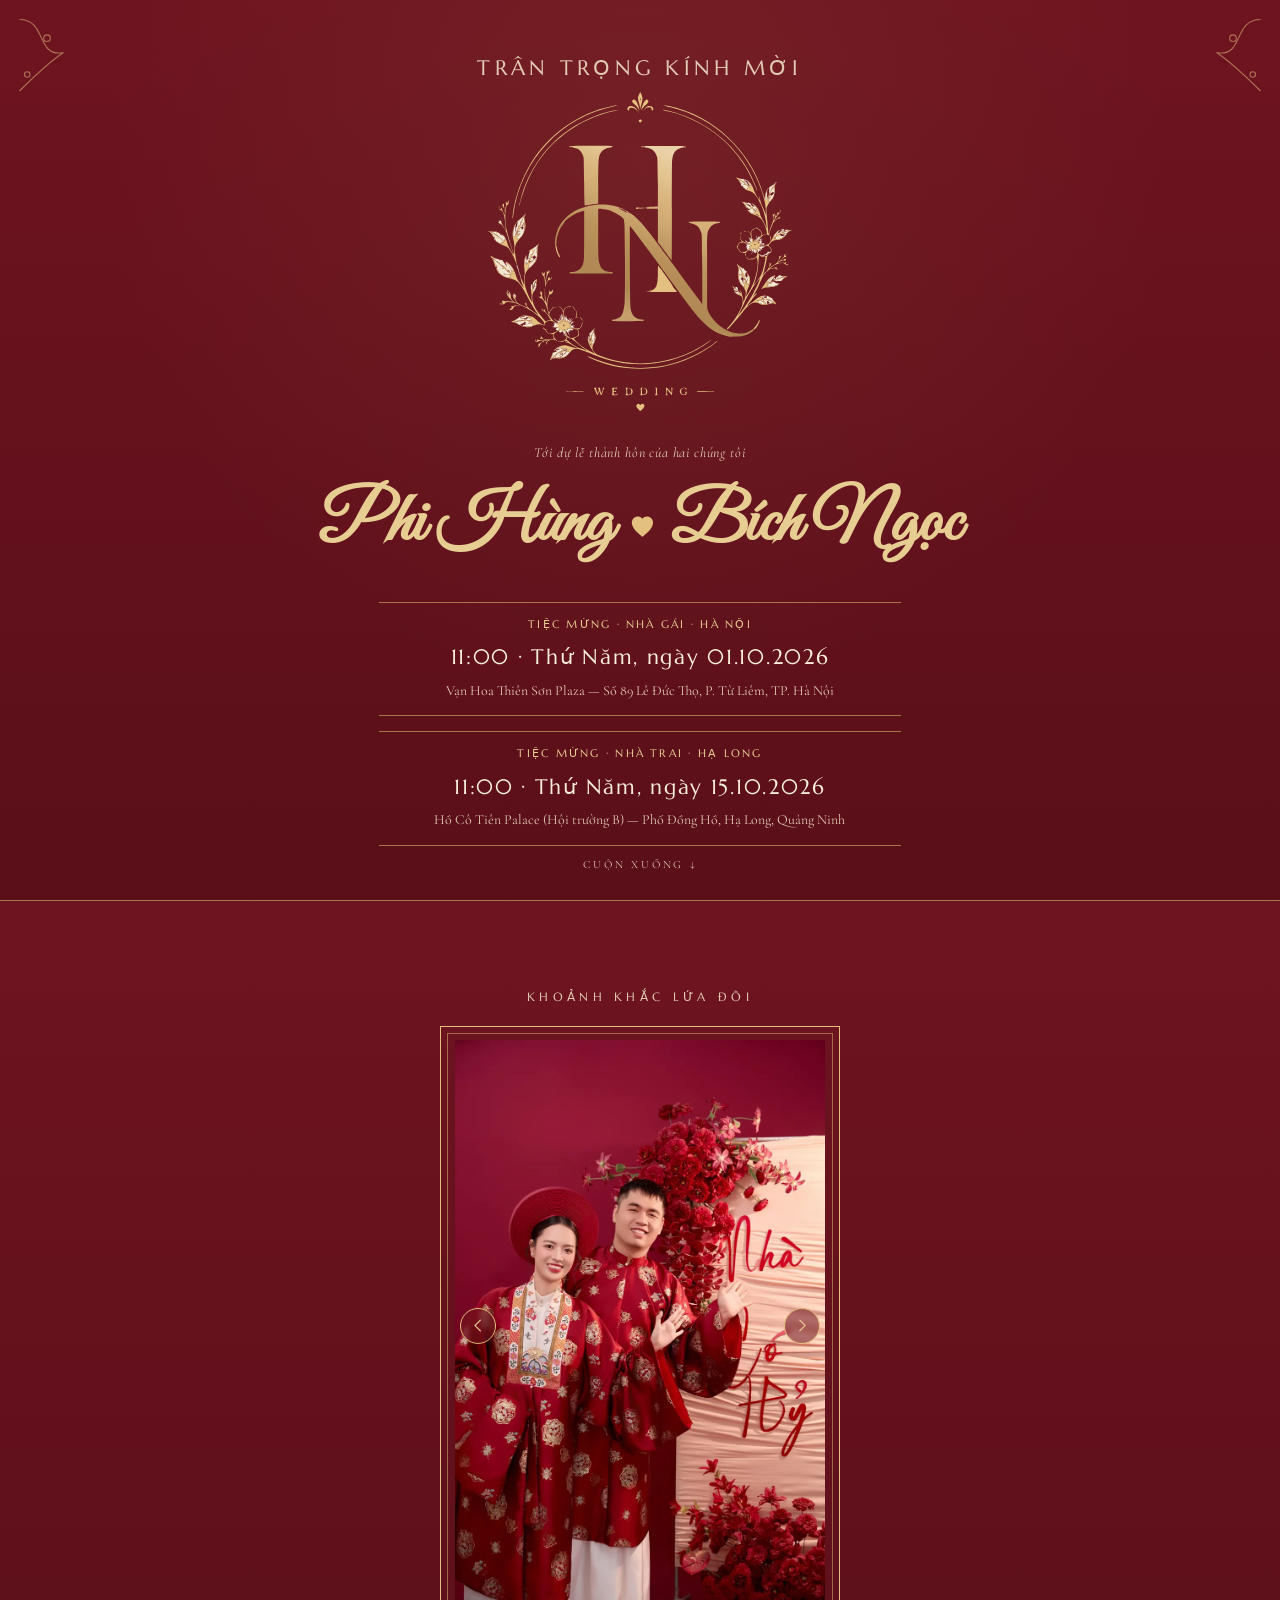
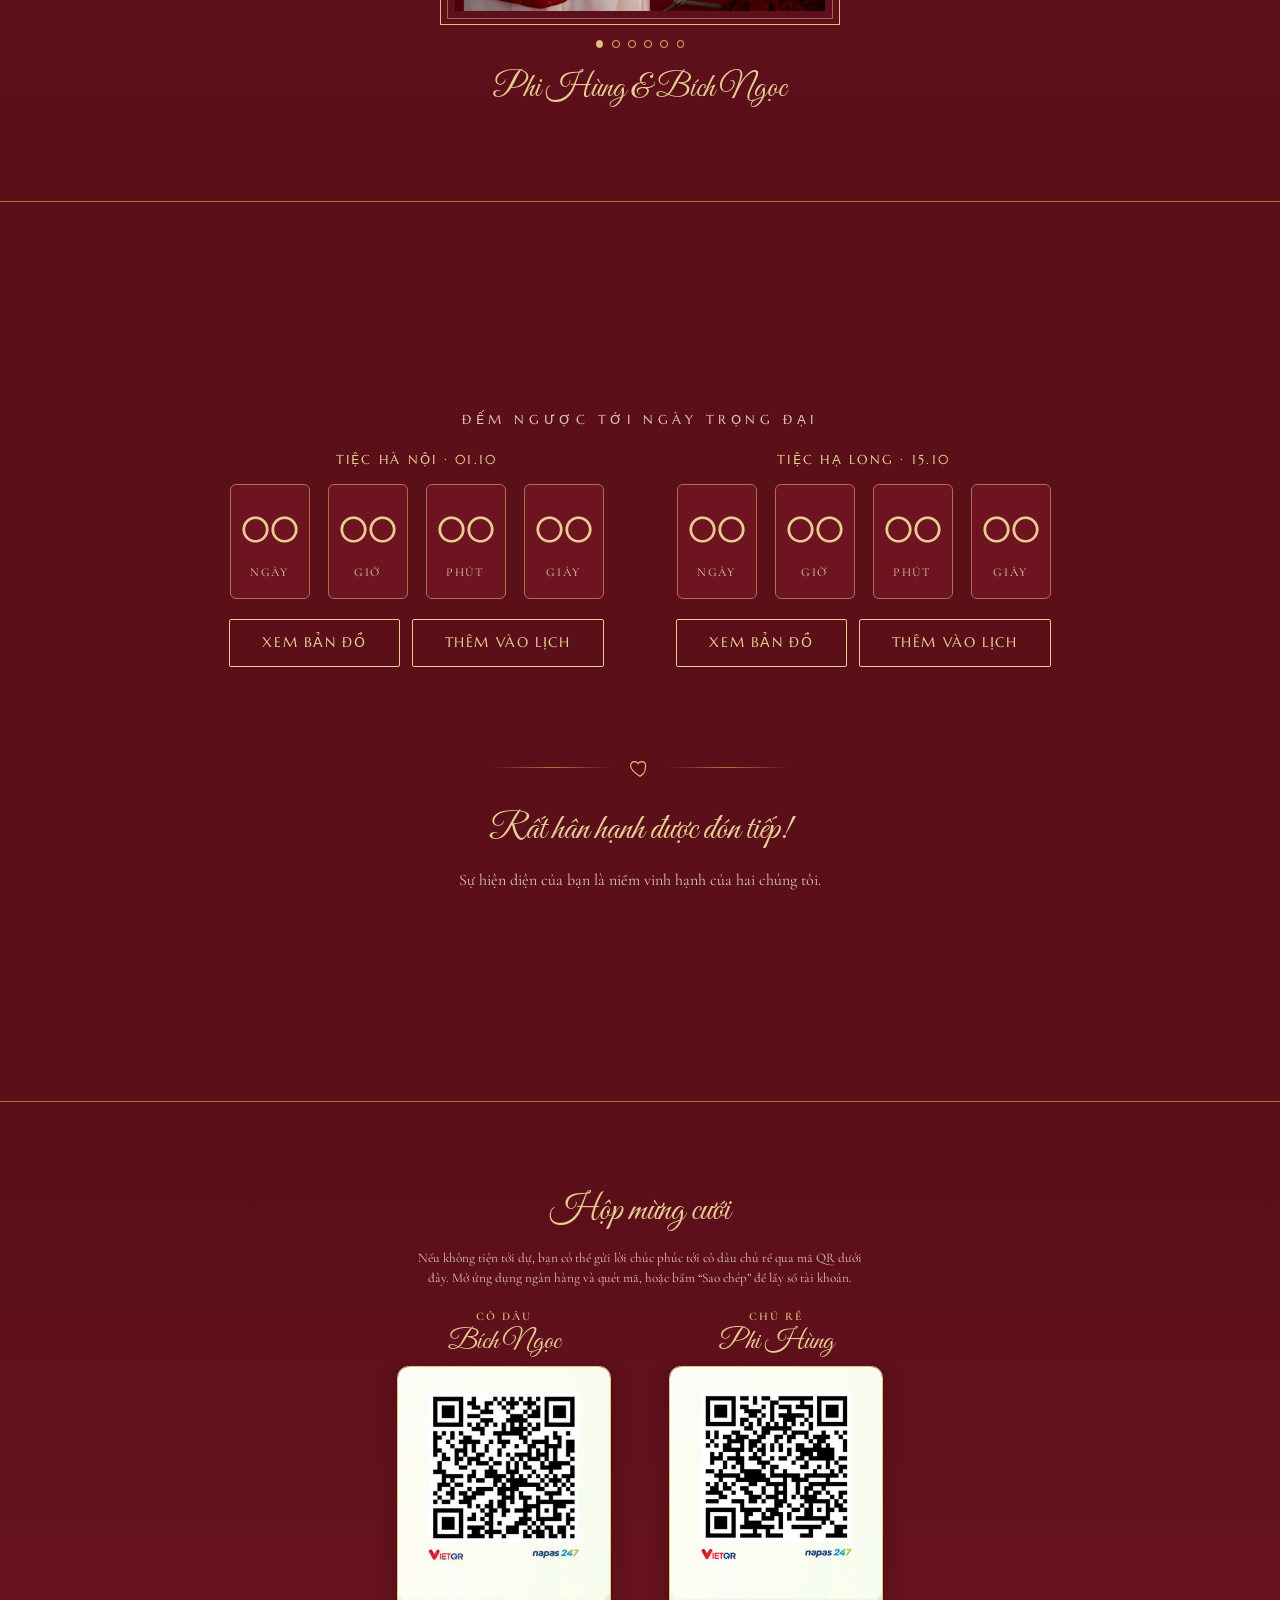
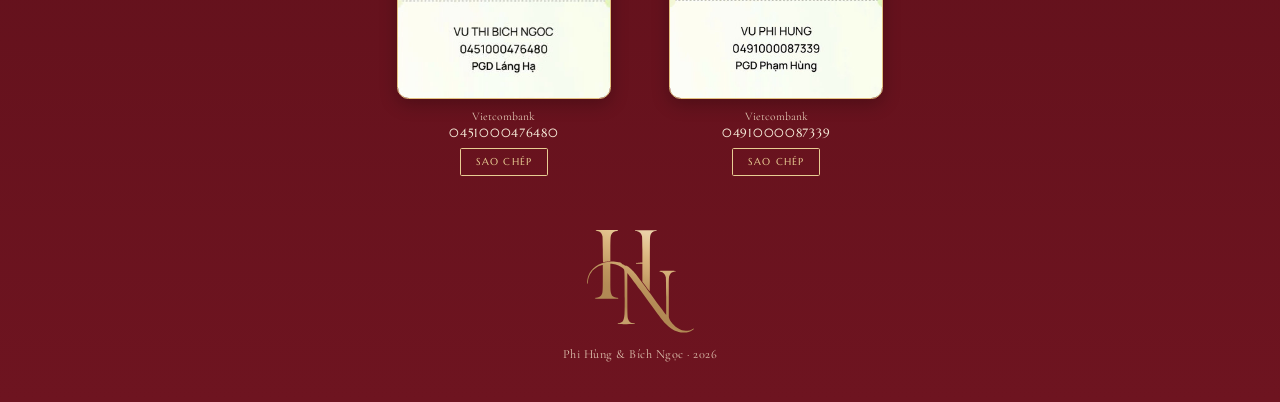
<file: index.html>
<!DOCTYPE html>
<html lang="vi">
<head>
<meta charset="UTF-8">
<meta name="viewport" content="width=device-width, initial-scale=1.0">

<title>Thiệp cưới | Phi Hùng &amp; Bích Ngọc</title>
<meta name="description" content="Lễ thành hôn của Phi Hùng &amp; Bích Ngọc — 11:00 Thứ Năm 01/10/2026 tại Hà Nội và 11:00 Thứ Năm 15/10/2026 tại Hạ Long. Trân trọng kính mời!">
<link rel="canonical" href="https://humiwedding.online/">

<meta property="og:type" content="website">
<meta property="og:locale" content="vi_VN">
<meta property="og:site_name" content="Thiệp cưới Phi Hùng &amp; Bích Ngọc">
<meta property="og:url" content="https://humiwedding.online/">
<meta property="og:title" content="Lễ thành hôn · Phi Hùng &amp; Bích Ngọc">
<meta property="og:description" content="11:00 · 01.10.2026 · Hà Nội — 11:00 · 15.10.2026 · Hạ Long. Trân trọng kính mời!">
<meta property="og:image" content="https://humiwedding.online/assets/anh/LDL01915.jpg">
<meta property="og:image:width" content="900">
<meta property="og:image:height" content="1350">
<meta property="og:image:alt" content="Ảnh cưới Phi Hùng và Bích Ngọc">
<meta name="twitter:card" content="summary_large_image">
<meta name="theme-color" content="#6e1420">

<link rel="preconnect" href="https://fonts.googleapis.com">
<link rel="preconnect" href="https://fonts.gstatic.com" crossorigin>
<link rel="stylesheet" href="/assets/invite.css">
<link rel="preload" as="image" href="/assets/anh/LDL01915.webp" type="image/webp" fetchpriority="high">
</head>
<body>

<div id="app"></div>

<noscript>
  <div class="ns">
    <h1 class="script" style="font-size:38px;color:#e8cd93;">Phi Hùng &amp; Bích Ngọc</h1>
    <p style="margin-top:14px;">Tiệc Hà Nội · 11 giờ 00, Thứ Năm 01/10/2026 — Vạn Hoa Thiên Sơn Plaza, Số 89 Lê Đức Thọ, Từ Liêm, Hà Nội</p>
    <p style="margin-top:10px;">Tiệc Hạ Long · 11 giờ 00, Thứ Năm 15/10/2026 — Hồ Cô Tiên Palace, Phố Đồng Hồ, Hạ Long, Quảng Ninh</p>
  </div>
</noscript>

<script>
/* Thiệp của cô dâu chú rể — lời mời do hai bạn tự đứng tên.
   Toàn bộ thiệp gói trong 4 trang, xem assets/invite.js. */
window.SITE = {
  side: 'chung',

  /* TRANG 1 — lời mời, có đủ giờ, ngày, địa điểm ngay tại đây */
  hero: {
    kicker: 'Trân trọng kính mời',
    inviteLine: 'Tới dự lễ thành hôn của hai chúng tôi',
    names: ['Phi Hùng', 'Bích Ngọc'],
    schedule: [
      {
        title: 'Tiệc mừng · Nhà gái · Hà Nội',
        when:  '11:00 · Thứ Năm, ngày 01.10.2026',
        where: 'Vạn Hoa Thiên Sơn Plaza — Số 89 Lê Đức Thọ, P. Từ Liêm, TP. Hà Nội'
      },
      {
        title: 'Tiệc mừng · Nhà trai · Hạ Long',
        when:  '11:00 · Thứ Năm, ngày 15.10.2026',
        where: 'Hồ Cô Tiên Palace (Hội trường B) — Phố Đồng Hồ, Hạ Long, Quảng Ninh'
      }
    ]
  },

  /* TRANG 2 — dải ảnh cưới.
     src không có đuôi: engine tự ghép .webp (chính) và .jpg (dự phòng).
     blur là ảnh 20px nhúng sẵn, hiện ngay làm nền trong lúc ảnh thật đang tải.
     Nén lại bằng: bash tools/build-anh.sh */
  photos: [
    { src: '/assets/anh/LDL01915', alt: 'Phi Hùng và Bích Ngọc trong áo dài cưới đỏ',
      blur: '[data-uri]' },
    { src: '/assets/anh/LDL01893', alt: 'Phi Hùng hôn tay Bích Ngọc, áo dài cưới đỏ',
      blur: '[data-uri]' },
    { src: '/assets/anh/LDL01461', alt: 'Phi Hùng và Bích Ngọc trước cổng hoa',
      blur: '[data-uri]' },
    { src: '/assets/anh/LDL01323', alt: 'Bích Ngọc và Phi Hùng trong ảnh cưới',
      blur: '[data-uri]' },
    { src: '/assets/anh/LDL01261', alt: 'Bích Ngọc trong váy cưới, Phi Hùng đứng bên',
      blur: '[data-uri]' },
    { src: '/assets/anh/LDL01732', alt: 'Phi Hùng và Bích Ngọc trên nền trắng',
      blur: '[data-uri]' }
  ],

  photoKicker: 'Khoảnh khắc lứa đôi',
  photoCaption: 'Phi Hùng & Bích Ngọc',

  /* TRANG 3 — đếm ngược, bản đồ, lời cảm ơn.
     Mỗi mục ở đây là một đồng hồ + nút bản đồ + nút thêm vào lịch.
     Ngày giờ, địa chỉ đầy đủ đã nằm ở hero.schedule (trang 1). */
  events: [
    {
      kicker: 'Hà Nội · 01.10.2026',
      heading: 'Tiệc mừng tại Hà Nội',
      countdownLabel: 'tiệc Hà Nội · 01.10',
      mapUrl: 'https://maps.app.goo.gl/5juD2o1he7TDBY489',
      mapQuery: 'Trung tâm tiệc cưới Vạn Hoa Thiên Sơn Plaza, Số 89 Lê Đức Thọ, Từ Liêm, Hà Nội',
      start: '2026-10-01T11:00:00+07:00',
      end:   '2026-10-01T15:00:00+07:00',
      icsSummary: 'Tiec cuoi Phi Hung & Bich Ngoc (Ha Noi)',
      icsDescription: 'Tiệc cưới tại Vạn Hoa Thiên Sơn Plaza, số 89 Lê Đức Thọ, Từ Liêm, Hà Nội',
      icsFile: 'tiec-cuoi-ha-noi-01-10-2026'
    },
    {
      kicker: 'Hạ Long · 15.10.2026',
      heading: 'Tiệc mừng tại Hạ Long',
      countdownLabel: 'tiệc Hạ Long · 15.10',
      mapUrl: 'https://maps.app.goo.gl/s214mrcFyfya1vEB6',
      mapQuery: 'Hội trường B, Hồ Cô Tiên Palace, Phố Đồng Hồ, Hạ Long, Quảng Ninh',
      start: '2026-10-15T11:00:00+07:00',
      end:   '2026-10-15T15:00:00+07:00',
      icsSummary: 'Tiec cuoi Phi Hung & Bich Ngoc (Ha Long)',
      icsDescription: 'Tiệc cưới tại Hồ Cô Tiên Palace, Phố Đồng Hồ, Hạ Long, Quảng Ninh',
      icsFile: 'tiec-cuoi-ha-long-15-10-2026'
    }
  ],

  /* Mục xác nhận tham dự nằm cuối trang 3, tự ẩn khi chưa dán URL Apps Script. */
  rsvp: {
    url: 'PASTE_APPS_SCRIPT_URL_HERE',
    side: 'Chung',
    eventOptions: [
      'Tiệc Hà Nội · 01/10',
      'Tiệc Hạ Long · 15/10',
      'Cả hai tiệc'
    ],
    heading: 'Cho chúng mình biết nhé',
    note: 'Hai buổi tiệc ở hai ngày khác nhau — bạn chọn giúp buổi sẽ tới dự nhé.'
  },

  message: {
    big: 'Rất hân hạnh được đón tiếp!',
    small: 'Sự hiện diện của bạn là niềm vinh hạnh của hai chúng tôi.'
  },

  /* TRANG 4 — mừng cưới online. Thứ tự trong mảng = trái sang phải. */
  gift: {
    heading: 'Hộp mừng cưới',
    note: 'Nếu không tiện tới dự, bạn có thể gửi lời chúc phúc tới cô dâu chú rể qua mã QR dưới đây. Mở ứng dụng ngân hàng và quét mã, hoặc bấm “Sao chép” để lấy số tài khoản.',
    accounts: [
      { role: 'Cô dâu', name: 'Bích Ngọc', img: '/assets/qr/co-dau.jpg',
        bank: 'Vietcombank', holder: 'VU THI BICH NGOC', number: '0451000476480' },
      { role: 'Chú rể', name: 'Phi Hùng', img: '/assets/qr/chu-re.jpg',
        bank: 'Vietcombank', holder: 'VU PHI HUNG', number: '0491000087339' }
    ]
  },

  footer: {
    thanks: 'Phi Hùng & Bích Ngọc · 2026'
  }
};
</script>
<script src="/assets/logo.js"></script>
<script src="/assets/invite.js"></script>

</body>
</html>
</file>
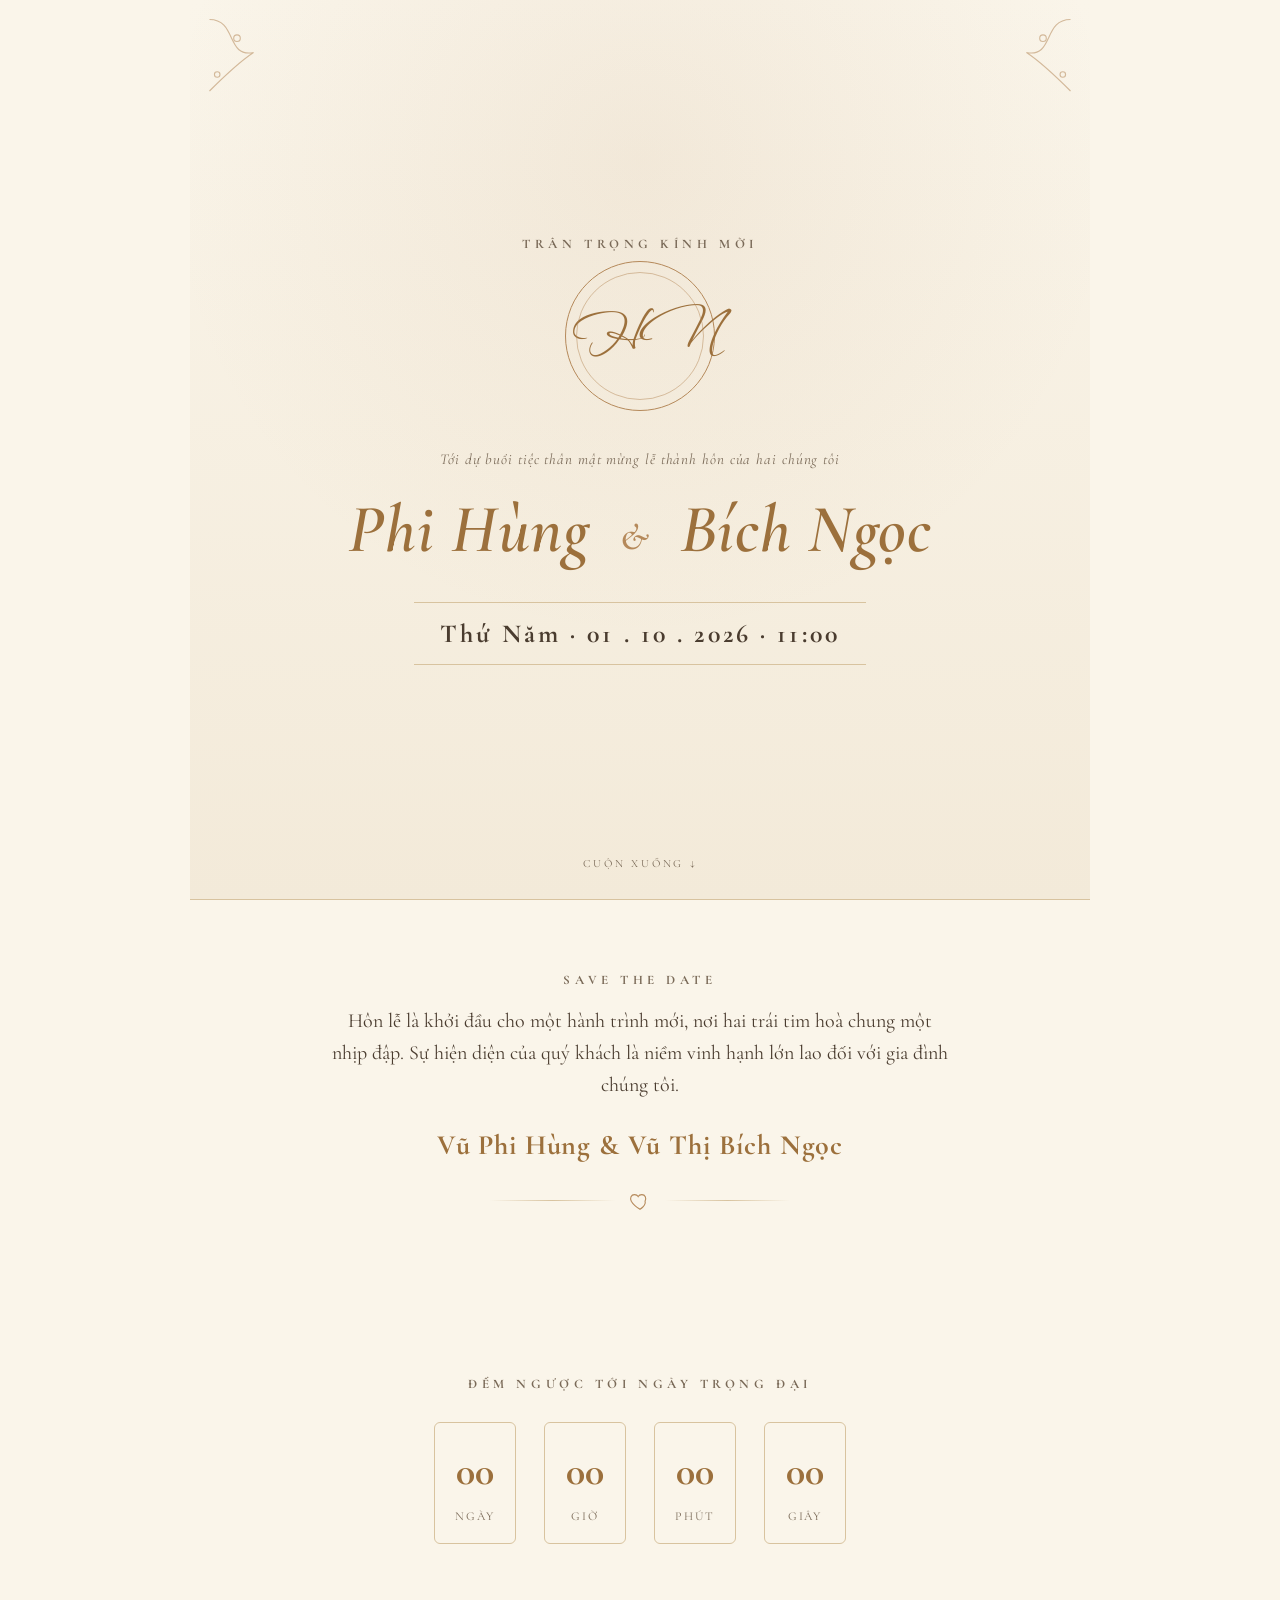
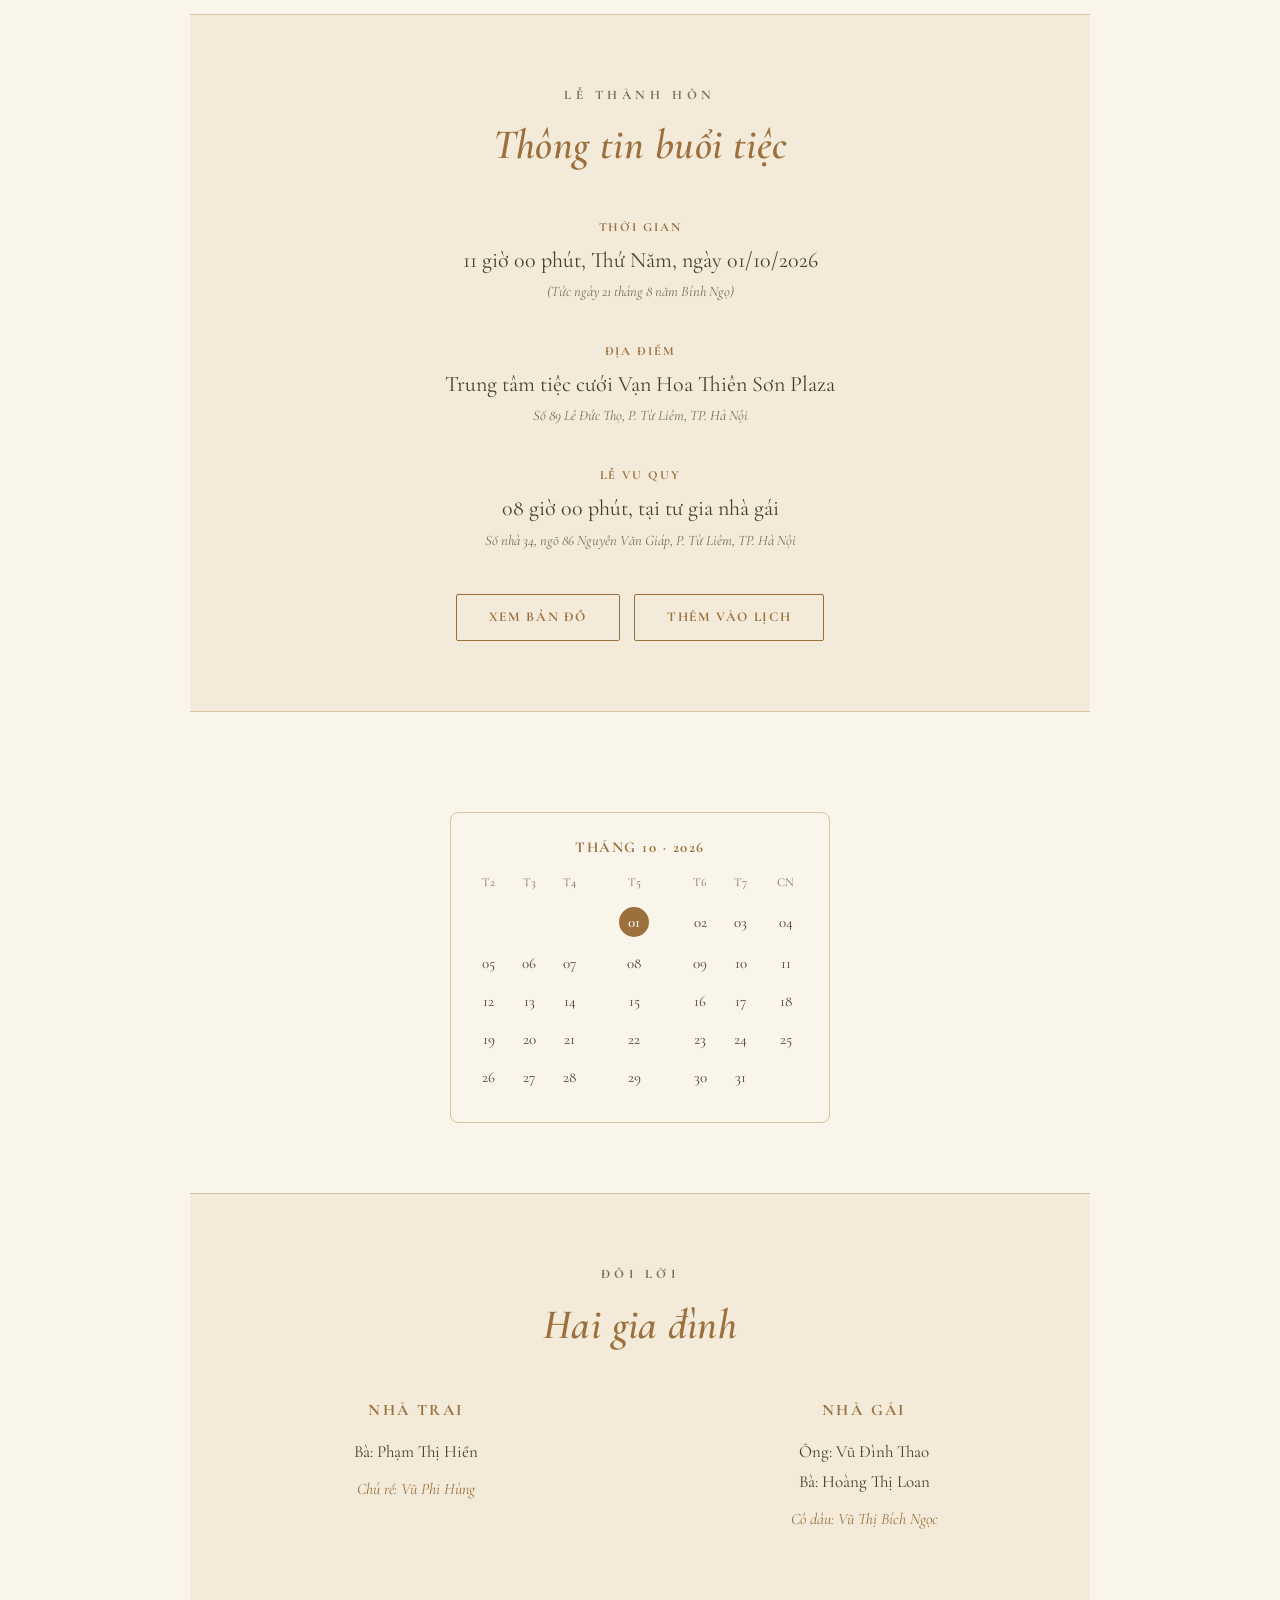
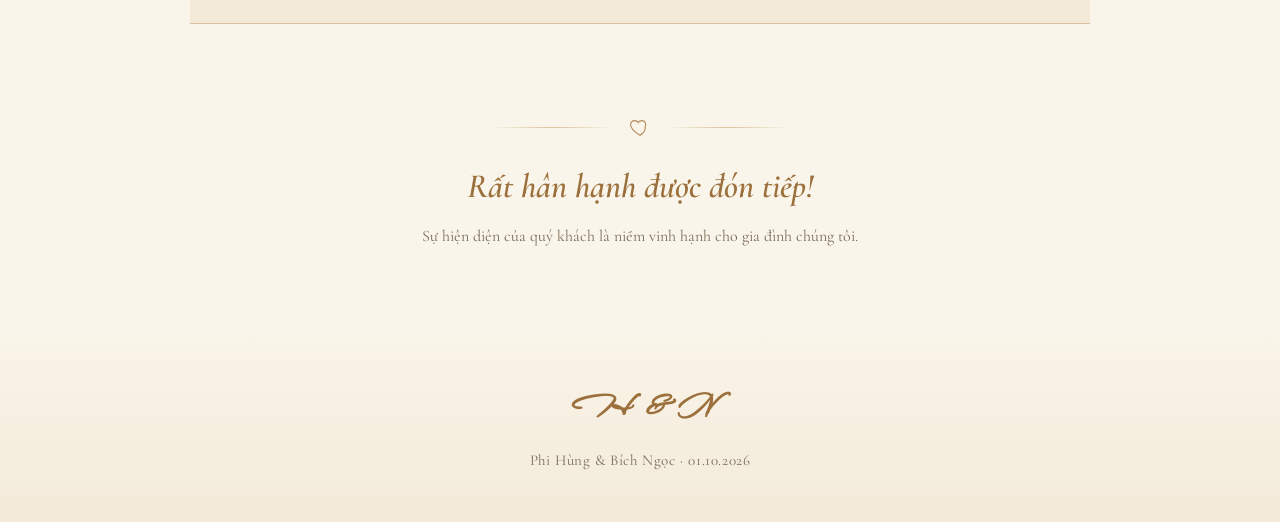
<file: _archive/thiepcuoi-nhagai.html>
<!DOCTYPE html>
<html lang="vi">
<head>
<meta charset="UTF-8">
<meta name="viewport" content="width=device-width, initial-scale=1.0">
<title>Thiệp cưới | Phi Hùng &amp; Bích Ngọc</title>
<style>
@import url('https://fonts.googleapis.com/css2?family=Cormorant+Garamond:ital,wght@0,400;0,500;0,600;0,700;1,400&family=WindSong&display=swap');

:root{
  --cream:#faf5ea;
  --cream-2:#f3ead9;
  --gold:#b5895a;
  --gold-deep:#9c703c;
  --ink:#4a3c2f;
  --ink-soft:#7a6a58;
  --line:#d8c39f;
}

*{box-sizing:border-box; margin:0; padding:0;}

html{scroll-behavior:smooth;}

body{
  font-family:'Cormorant Garamond', serif;
  background:var(--cream);
  color:var(--ink);
  line-height:1.6;
  overflow-x:hidden;
}

.script{font-family:'Cormorant Garamond', serif; font-style:italic; font-weight:600; letter-spacing:.01em;}
.serif-alt{font-family:'Cormorant Garamond', serif; font-weight:700;}

a{color:inherit; text-decoration:none;}

/* --------- decorative svg --------- */
.corner-flourish{position:absolute; width:110px; height:110px; opacity:.55; pointer-events:none;}
.corner-flourish.tl{top:14px; left:14px;}
.corner-flourish.tr{top:14px; right:14px; transform:scaleX(-1);}
.corner-flourish.bl{bottom:14px; left:14px; transform:scaleY(-1);}
.corner-flourish.br{bottom:14px; right:14px; transform:scale(-1,-1);}

.divider{
  display:flex; align-items:center; justify-content:center; gap:14px;
  margin:22px auto; width:min(300px, 70%);
  color:var(--gold);
}
.divider .line{flex:1; height:1px; background:linear-gradient(90deg, transparent, var(--line), transparent);}
.divider svg{width:22px; height:22px;}

section{
  position:relative;
  padding:70px 20px;
  max-width:900px;
  margin:0 auto;
}

.fade-up{
  opacity:0; transform:translateY(28px);
  transition:opacity .9s ease, transform .9s ease;
}
.fade-up.in{opacity:1; transform:translateY(0);}

/* --------- HERO --------- */
#hero{
  min-height:100svh;
  display:flex; flex-direction:column; align-items:center; justify-content:center;
  text-align:center;
  padding:40px 20px;
  position:relative;
  background:
    radial-gradient(circle at 50% 18%, rgba(181,137,90,.10), transparent 55%),
    linear-gradient(180deg, var(--cream) 0%, var(--cream-2) 100%);
  border-bottom:1px solid var(--line);
}

.monogram-wrap{
  width:150px; height:150px; border-radius:50%;
  border:1.5px solid var(--gold);
  display:flex; align-items:center; justify-content:center;
  position:relative;
  margin-bottom:18px;
}
.monogram-wrap::before{
  content:"";
  position:absolute; inset:10px;
  border:1px solid var(--gold);
  border-radius:50%;
  opacity:.5;
}
.monogram{
  font-family:'WindSong', cursive;
  font-size:52px;
  color:var(--gold-deep);
}

.kicker{
  letter-spacing:.35em;
  font-size:13px;
  text-transform:uppercase;
  color:var(--ink-soft);
  font-family:'Cormorant Garamond', serif; font-weight:700;
  margin-bottom:6px;
}

.invite-line{
  font-size:15px;
  letter-spacing:.06em;
  max-width:480px;
  color:var(--ink-soft);
  margin:18px 0 6px;
  font-style:italic;
}

.couple-names{
  font-family:'Cormorant Garamond', serif;
  font-style:italic;
  font-weight:600;
  font-size:clamp(42px, 8vw, 68px);
  letter-spacing:.01em;
  color:var(--gold-deep);
  line-height:1.25;
  margin:10px 0;
}
.amp{
  display:inline-flex; align-items:center; justify-content:center;
  margin:2px 14px;
  color:var(--gold);
  font-family:'Cormorant Garamond', serif;
  font-size:.55em;
  vertical-align:middle;
}

.date-badge{
  margin-top:20px;
  font-family:'Cormorant Garamond', serif; font-weight:700;
  font-size:clamp(20px, 4vw, 26px);
  letter-spacing:.12em;
  color:var(--ink);
  padding:10px 26px;
  border-top:1px solid var(--line);
  border-bottom:1px solid var(--line);
}

.scroll-cue{
  position:absolute; bottom:26px; left:50%; transform:translateX(-50%);
  font-size:11px; letter-spacing:.25em; color:var(--ink-soft);
  text-transform:uppercase;
  display:flex; flex-direction:column; align-items:center; gap:6px;
  animation:bob 2.4s ease-in-out infinite;
}
@keyframes bob{0%,100%{transform:translate(-50%,0);}50%{transform:translate(-50%,8px);}}

/* --------- INTRO --------- */
#intro{text-align:center;}
#intro .kicker{margin-bottom:14px;}
#intro p{
  font-size:clamp(17px,2.4vw,20px);
  color:var(--ink);
  max-width:620px; margin:0 auto;
}
#intro .names-line{
  margin-top:22px; font-family:'Cormorant Garamond', serif; font-weight:700;
  font-size:clamp(22px,3vw,28px); color:var(--gold-deep); letter-spacing:.03em;
}


/* --------- COUNTDOWN --------- */
#countdown{text-align:center;}
.count-grid{
  display:flex; gap:clamp(10px,3vw,28px); justify-content:center; flex-wrap:wrap;
  margin-top:28px;
}
.count-box{
  min-width:82px;
  background:var(--cream);
  border:1px solid var(--line);
  border-radius:6px;
  padding:16px 10px;
}
.count-num{
  font-family:'Cormorant Garamond', serif; font-weight:700;
  font-size:clamp(28px,5vw,40px);
  color:var(--gold-deep);
}
.count-label{
  font-size:12px; letter-spacing:.15em; text-transform:uppercase; color:var(--ink-soft);
  margin-top:4px;
}

/* --------- EVENT DETAILS --------- */
#event{
  background:var(--cream-2);
  border-top:1px solid var(--line);
  border-bottom:1px solid var(--line);
}
.event-card{
  display:grid; gap:26px;
  grid-template-columns:1fr;
  text-align:center;
  max-width:560px; margin:32px auto 0;
}
.event-item{padding:6px 10px;}
.event-item .label{
  font-family:'Cormorant Garamond', serif; font-weight:700; letter-spacing:.15em; text-transform:uppercase;
  font-size:12.5px; color:var(--gold-deep); margin-bottom:6px;
}
.event-item .value{font-size:clamp(18px,2.6vw,22px); color:var(--ink);}
.event-item .sub{font-size:14.5px; color:var(--ink-soft); font-style:italic; margin-top:2px;}

.btn{
  display:inline-block; margin-top:26px;
  padding:12px 32px;
  border:1px solid var(--gold-deep);
  color:var(--gold-deep);
  font-family:'Cormorant Garamond', serif; font-weight:700;
  letter-spacing:.12em;
  font-size:13.5px;
  text-transform:uppercase;
  border-radius:2px;
  transition:background .3s ease, color .3s ease;
  cursor:pointer;
  background:transparent;
}
.btn:hover{background:var(--gold-deep); color:var(--cream);}
.btn-row{display:flex; gap:14px; justify-content:center; flex-wrap:wrap;}

/* --------- CALENDAR --------- */
#calendar{text-align:center;}
.cal-wrap{
  max-width:380px; margin:30px auto 0;
  border:1px solid var(--line);
  padding:22px 18px 26px;
  border-radius:8px;
  background:var(--cream);
}
.cal-title{font-family:'Cormorant Garamond', serif; font-weight:700; letter-spacing:.1em; color:var(--gold-deep); margin-bottom:14px; font-size:15px; text-transform:uppercase;}
table.cal{width:100%; border-collapse:collapse;}
table.cal th{
  font-family:'Cormorant Garamond', serif; font-weight:700; font-size:12px; color:var(--ink-soft);
  padding-bottom:8px; font-weight:400;
}
table.cal td{
  font-size:15px; padding:7px 0; color:var(--ink); position:relative;
}
table.cal td.hl{
  color:var(--cream);
}
table.cal td.hl .day-circle{
  display:inline-flex; align-items:center; justify-content:center;
  width:30px; height:30px; border-radius:50%;
  background:var(--gold-deep); color:var(--cream);
  font-weight:600;
}

/* --------- FAMILIES --------- */
#families{background:var(--cream-2); border-top:1px solid var(--line); border-bottom:1px solid var(--line);}
.fam-grid{
  display:grid; grid-template-columns:1fr; gap:36px;
  margin-top:20px;
}
@media(min-width:640px){
  .fam-grid{grid-template-columns:1fr 1fr;}
}
.fam-card{text-align:center; padding:20px;}
.fam-card h3{
  font-family:'Cormorant Garamond', serif; font-weight:700; letter-spacing:.15em; text-transform:uppercase;
  color:var(--gold-deep); font-size:16px; margin-bottom:14px;
}
.fam-card p{font-size:17px; margin:3px 0;}
.fam-card .role{
  margin-top:12px; font-style:italic; color:var(--gold-deep); font-size:16px;
}

/* --------- MESSAGE --------- */
#message{text-align:center;}
#message p.big{
  font-family:'Cormorant Garamond', serif;
  font-style:italic;
  font-weight:600;
  font-size:clamp(26px,4vw,34px);
  color:var(--gold-deep);
}
#message p.small{font-size:16px; color:var(--ink-soft); margin-top:10px;}

/* --------- FOOTER --------- */
footer{
  text-align:center; padding:60px 20px 50px;
  background:linear-gradient(180deg, var(--cream) 0%, var(--cream-2) 100%);
}
footer .monogram{font-size:34px;}
footer .thanks{margin-top:14px; font-size:15px; color:var(--ink-soft); letter-spacing:.04em;}

@media(max-width:480px){
  section{padding:56px 16px;}
  .corner-flourish{width:70px; height:70px;}
}
</style>
</head>
<body>

<!-- HERO -->
<section id="hero">
  <svg class="corner-flourish tl" viewBox="0 0 100 100" fill="none" stroke="#b5895a" stroke-width="1"><path d="M5 5 C 30 5, 20 40, 45 35 C 30 45, 15 60, 5 70"/><circle cx="30" cy="22" r="3"/><circle cx="12" cy="55" r="2.5"/></svg>
  <svg class="corner-flourish tr" viewBox="0 0 100 100" fill="none" stroke="#b5895a" stroke-width="1"><path d="M5 5 C 30 5, 20 40, 45 35 C 30 45, 15 60, 5 70"/><circle cx="30" cy="22" r="3"/><circle cx="12" cy="55" r="2.5"/></svg>

  <div class="kicker fade-up in">Trân trọng kính mời</div>

  <div class="monogram-wrap fade-up in">
    <div class="monogram">HN</div>
  </div>

  <div class="invite-line fade-up in">
    Tới dự buổi tiệc thân mật mừng lễ thành hôn của hai chúng tôi
  </div>

  <h1 class="couple-names fade-up in">Phi Hùng <span class="amp">&amp;</span> Bích Ngọc</h1>

  <div class="date-badge fade-up in">Thứ Năm · 01 . 10 . 2026 · 11:00</div>

  <div class="scroll-cue">Cuộn xuống ↓</div>
</section>

<!-- INTRO -->
<section id="intro">
  <div class="kicker fade-up">Save the date</div>
  <p class="fade-up">
    Hôn lễ là khởi đầu cho một hành trình mới, nơi hai trái tim hoà chung một nhịp đập.
    Sự hiện diện của quý khách là niềm vinh hạnh lớn lao đối với gia đình chúng tôi.
  </p>
  <div class="names-line fade-up">Vũ Phi Hùng &amp; Vũ Thị Bích Ngọc</div>
  <div class="divider fade-up">
    <span class="line"></span>
    <svg viewBox="0 0 24 24" fill="none" stroke="currentColor" stroke-width="1.2"><path d="M12 21s-7-4.35-9.5-8.8C.7 8.6 2.3 5 6 5c2 0 3.4 1.1 4 2.2C10.6 6.1 12 5 14 5c3.7 0 5.3 3.6 3.5 7.2C19 16.65 12 21 12 21z"/></svg>
    <span class="line"></span>
  </div>
</section>


<!-- COUNTDOWN -->
<section id="countdown">
  <div class="kicker fade-up" style="text-align:center;">Đếm ngược tới ngày trọng đại</div>
  <div class="count-grid fade-up" id="countdownGrid">
    <div class="count-box"><div class="count-num" id="cd-days">00</div><div class="count-label">Ngày</div></div>
    <div class="count-box"><div class="count-num" id="cd-hours">00</div><div class="count-label">Giờ</div></div>
    <div class="count-box"><div class="count-num" id="cd-mins">00</div><div class="count-label">Phút</div></div>
    <div class="count-box"><div class="count-num" id="cd-secs">00</div><div class="count-label">Giây</div></div>
  </div>
</section>

<!-- EVENT -->
<section id="event">
  <div class="kicker fade-up" style="text-align:center;">Lễ thành hôn</div>
  <h2 class="script fade-up" style="text-align:center; font-size:clamp(30px,5vw,42px); color:var(--gold-deep);">Thông tin buổi tiệc</h2>

  <div class="event-card">
    <div class="event-item fade-up">
      <div class="label">Thời gian</div>
      <div class="value">11 giờ 00 phút, Thứ Năm, ngày 01/10/2026</div>
      <div class="sub">(Tức ngày 21 tháng 8 năm Bính Ngọ)</div>
    </div>
    <div class="event-item fade-up">
      <div class="label">Địa điểm</div>
      <div class="value">Trung tâm tiệc cưới Vạn Hoa Thiên Sơn Plaza</div>
      <div class="sub">Số 89 Lê Đức Thọ, P. Từ Liêm, TP. Hà Nội</div>
    </div>
    <div class="event-item fade-up">
      <div class="label">Lễ Vu Quy</div>
      <div class="value">08 giờ 00 phút, tại tư gia nhà gái</div>
      <div class="sub">Số nhà 34, ngõ 86 Nguyễn Văn Giáp, P. Từ Liêm, TP. Hà Nội</div>
    </div>
  </div>

  <div class="btn-row fade-up" style="margin-top:10px;">
    <a class="btn" id="mapBtn" target="_blank" rel="noopener">Xem bản đồ</a>
    <button class="btn" id="calBtn" type="button">Thêm vào lịch</button>
  </div>
</section>

<!-- CALENDAR -->
<section id="calendar">
  <div class="cal-wrap fade-up">
    <div class="cal-title">Tháng 10 · 2026</div>
    <table class="cal">
      <thead>
        <tr><th>T2</th><th>T3</th><th>T4</th><th>T5</th><th>T6</th><th>T7</th><th>CN</th></tr>
      </thead>
      <tbody>
        <tr><td></td><td></td><td></td><td class="hl"><span class="day-circle">01</span></td><td>02</td><td>03</td><td>04</td></tr>
        <tr><td>05</td><td>06</td><td>07</td><td>08</td><td>09</td><td>10</td><td>11</td></tr>
        <tr><td>12</td><td>13</td><td>14</td><td>15</td><td>16</td><td>17</td><td>18</td></tr>
        <tr><td>19</td><td>20</td><td>21</td><td>22</td><td>23</td><td>24</td><td>25</td></tr>
        <tr><td>26</td><td>27</td><td>28</td><td>29</td><td>30</td><td>31</td><td></td></tr>
      </tbody>
    </table>
  </div>
</section>

<!-- FAMILIES -->
<section id="families">
  <div class="kicker fade-up" style="text-align:center;">Đôi lời</div>
  <h2 class="script fade-up" style="text-align:center; font-size:clamp(30px,5vw,42px); color:var(--gold-deep);">Hai gia đình</h2>

  <div class="fam-grid">
    <div class="fam-card fade-up">
      <h3>Nhà Trai</h3>
      <p>Bà: Phạm Thị Hiền</p>
      <div class="role">Chú rể: Vũ Phi Hùng</div>
    </div>
    <div class="fam-card fade-up">
      <h3>Nhà Gái</h3>
      <p>Ông: Vũ Đình Thao</p>
      <p>Bà: Hoàng Thị Loan</p>
      <div class="role">Cô dâu: Vũ Thị Bích Ngọc</div>
    </div>
  </div>
</section>

<!-- MESSAGE -->
<section id="message">
  <div class="divider fade-up">
    <span class="line"></span>
    <svg viewBox="0 0 24 24" fill="none" stroke="currentColor" stroke-width="1.2"><path d="M12 21s-7-4.35-9.5-8.8C.7 8.6 2.3 5 6 5c2 0 3.4 1.1 4 2.2C10.6 6.1 12 5 14 5c3.7 0 5.3 3.6 3.5 7.2C19 16.65 12 21 12 21z"/></svg>
    <span class="line"></span>
  </div>
  <p class="big fade-up">Rất hân hạnh được đón tiếp!</p>
  <p class="small fade-up">Sự hiện diện của quý khách là niềm vinh hạnh cho gia đình chúng tôi.</p>
</section>

<footer>
  <div class="monogram script fade-up">H &amp; N</div>
  <div class="thanks fade-up">Phi Hùng &amp; Bích Ngọc · 01.10.2026</div>
</footer>

<script>
(function(){
  // fade-up on scroll
  var els = document.querySelectorAll('.fade-up');
  var obs = new IntersectionObserver(function(entries){
    entries.forEach(function(e){
      if(e.isIntersecting){ e.target.classList.add('in'); }
    });
  }, {threshold:.15});
  els.forEach(function(el){ obs.observe(el); });
  // safety net: ensure everything becomes visible even if IntersectionObserver
  // is unsupported/blocked, or the visitor never scrolls (e.g. very tall screen)
  setTimeout(function(){
    els.forEach(function(el){ el.classList.add('in'); });
  }, 3500);

  // countdown - wedding time 2026-10-01 11:00 Asia/Ho_Chi_Minh (UTC+7)
  var target = new Date('2026-10-01T11:00:00+07:00').getTime();
  function pad(n){ return String(n).padStart(2,'0'); }
  function tick(){
    var now = new Date().getTime();
    var diff = target - now;
    if(diff < 0) diff = 0;
    var days = Math.floor(diff/(1000*60*60*24));
    var hours = Math.floor((diff/(1000*60*60))%24);
    var mins = Math.floor((diff/(1000*60))%60);
    var secs = Math.floor((diff/1000)%60);
    document.getElementById('cd-days').textContent = pad(days);
    document.getElementById('cd-hours').textContent = pad(hours);
    document.getElementById('cd-mins').textContent = pad(mins);
    document.getElementById('cd-secs').textContent = pad(secs);
  }
  tick();
  setInterval(tick, 1000);

  // map link
  var address = "Trung tâm tiệc cưới Vạn Hoa Thiên Sơn Plaza, Số 89 Lê Đức Thọ, Từ Liêm, Hà Nội";
  document.getElementById('mapBtn').href = "https://www.google.com/maps/search/?api=1&query=" + encodeURIComponent(address);

  // add to calendar (.ics download)
  document.getElementById('calBtn').addEventListener('click', function(){
    var ics = [
      "BEGIN:VCALENDAR","VERSION:2.0","PRODID:-//ThiepCuoi//VN",
      "BEGIN:VEVENT",
      "UID:" + Date.now() + "@thiepcuoi",
      "DTSTAMP:20260101T000000Z",
      "DTSTART:20261001T040000Z",
      "DTEND:20261001T080000Z",
      "SUMMARY:Le thanh hon Phi Hung & Bich Ngoc",
      "DESCRIPTION:Tiec cuoi tai Van Hoa Thien Son Plaza, So 89 Le Duc Tho, Tu Liem, Ha Noi",
      "LOCATION:Trung tam tiec cuoi Van Hoa Thien Son Plaza\\, So 89 Le Duc Tho\\, Tu Liem\\, Ha Noi",
      "END:VEVENT","END:VCALENDAR"
    ].join("\r\n");
    var blob = new Blob([ics], {type:"text/calendar;charset=utf-8"});
    var url = URL.createObjectURL(blob);
    var a = document.createElement('a');
    a.href = url; a.download = "le-thanh-hon-phihung-bichngoc.ics";
    document.body.appendChild(a); a.click(); document.body.removeChild(a);
    URL.revokeObjectURL(url);
  });
})();
</script>

</body>
</html>
</file>
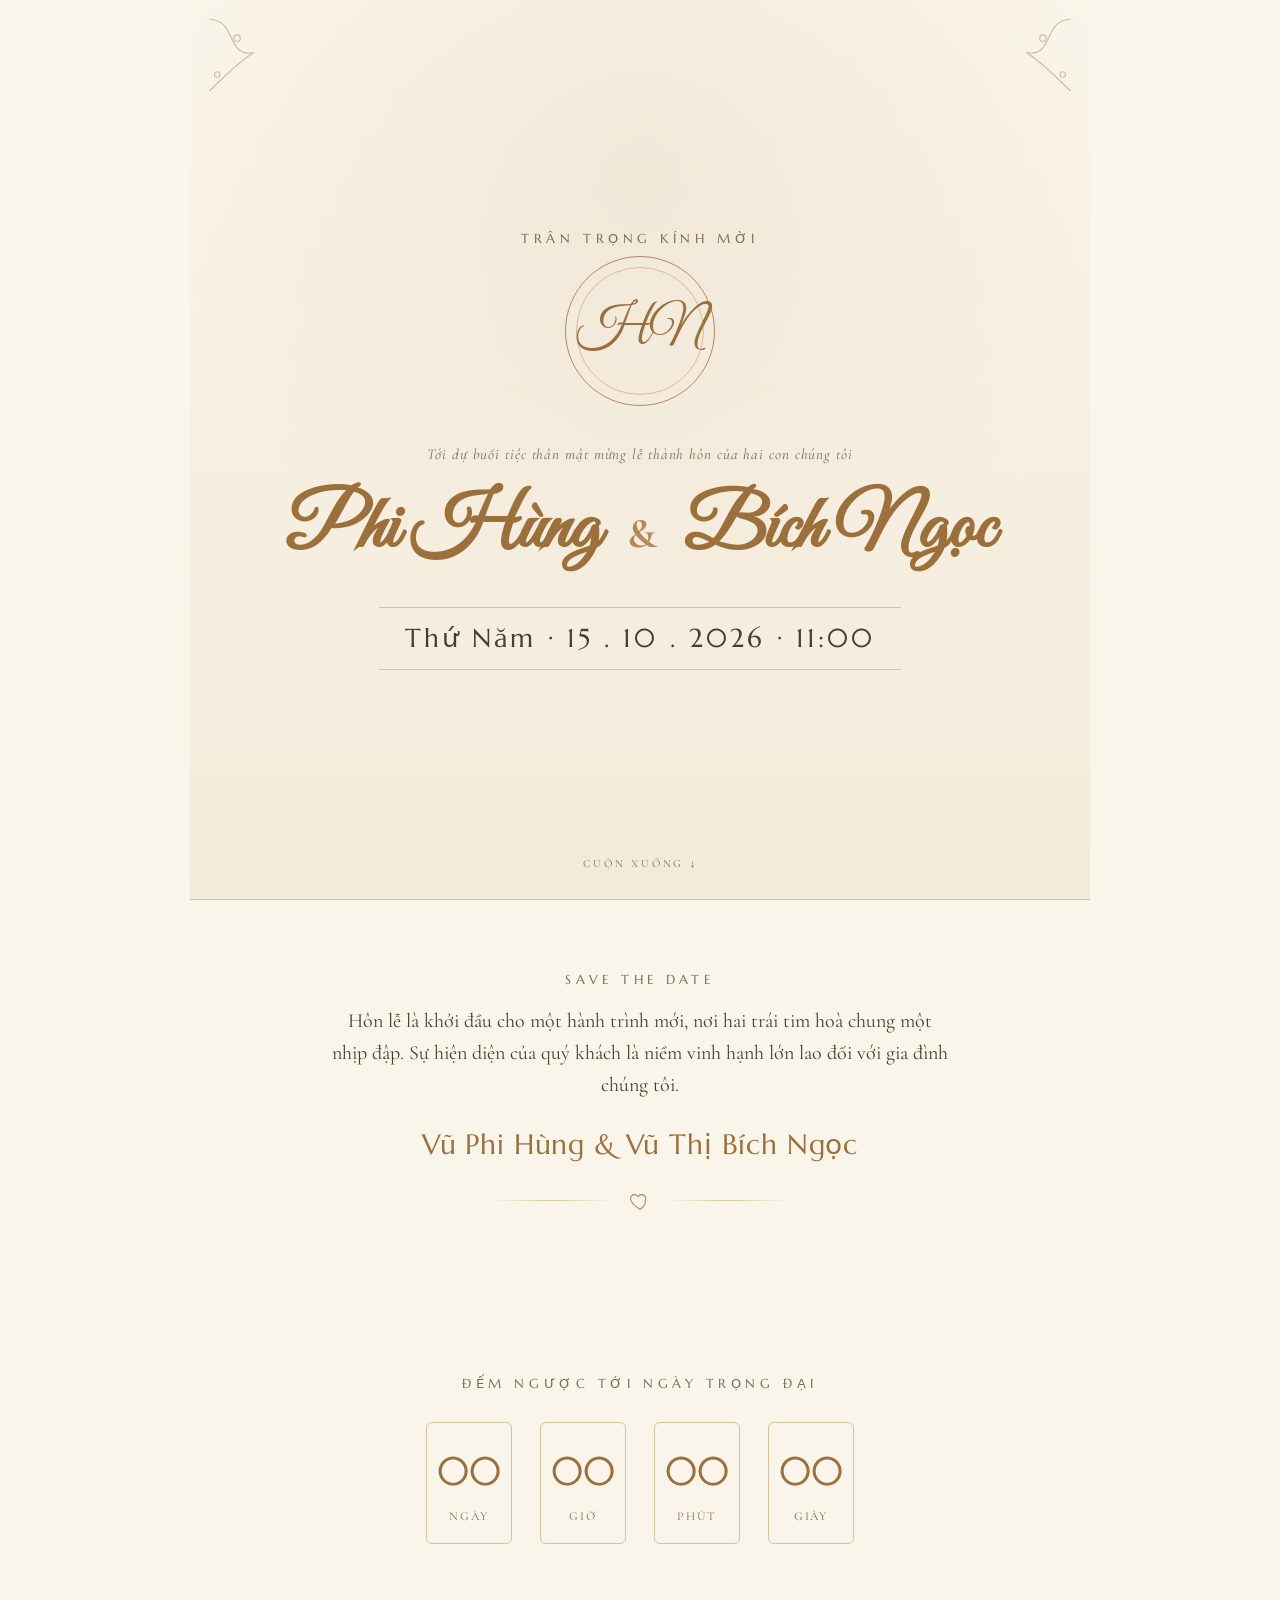
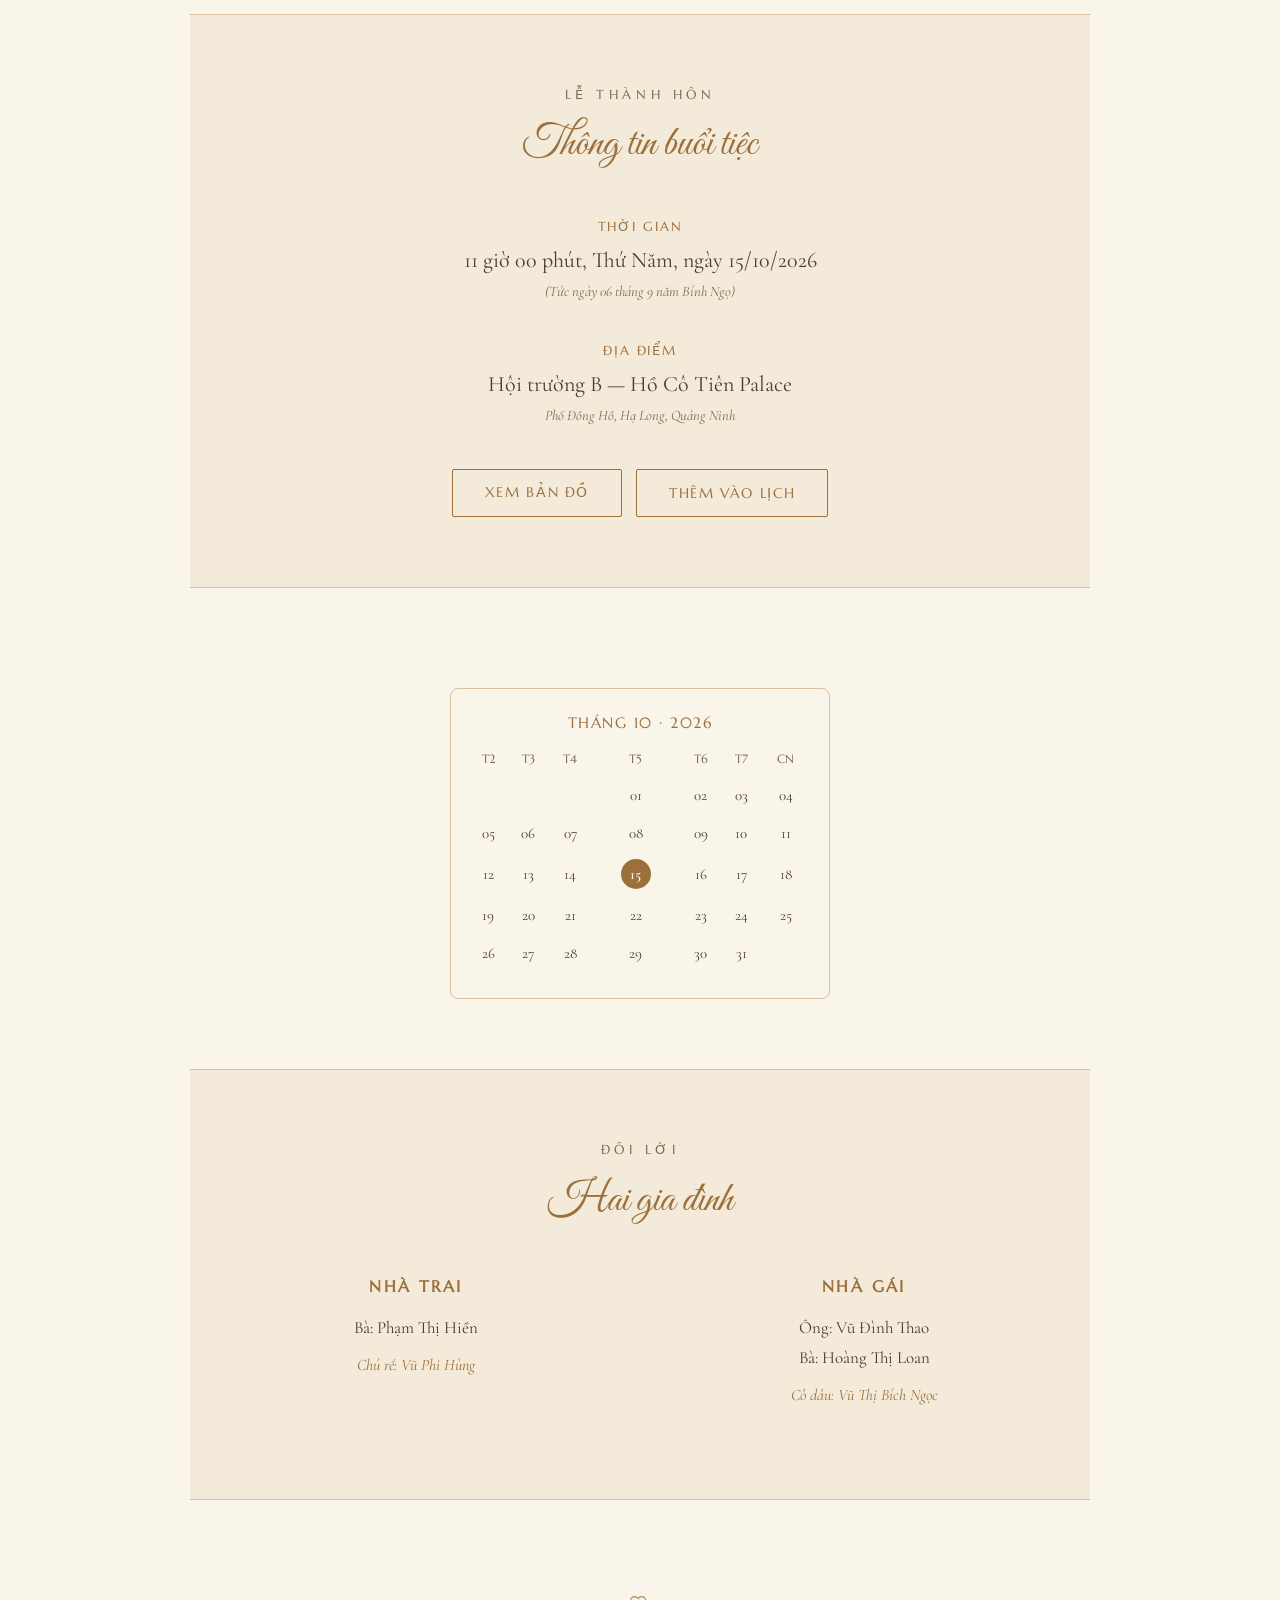
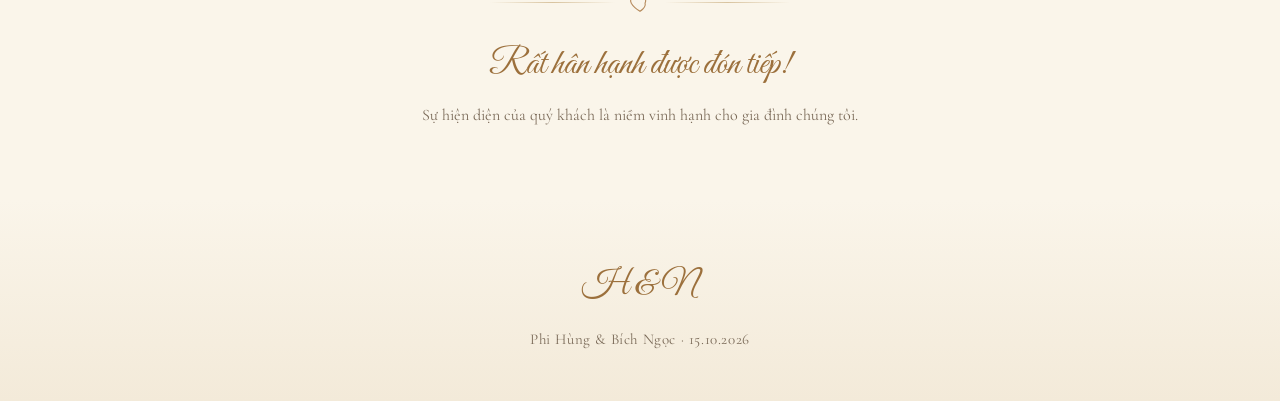
<file: _archive/thiepcuoi-nhatrai.html>
<!DOCTYPE html>
<html lang="vi">
<head>
<meta charset="UTF-8">
<meta name="viewport" content="width=device-width, initial-scale=1.0">
<title>Thiệp cưới | Phi Hùng &amp; Bích Ngọc</title>
<style>
@import url('https://fonts.googleapis.com/css2?family=Cormorant+Garamond:ital,wght@0,400;0,500;0,600;1,400&family=Great+Vibes&family=Marcellus&display=swap');

:root{
  --cream:#faf5ea;
  --cream-2:#f3ead9;
  --gold:#b5895a;
  --gold-deep:#9c703c;
  --ink:#4a3c2f;
  --ink-soft:#7a6a58;
  --line:#d8c39f;
}

*{box-sizing:border-box; margin:0; padding:0;}

html{scroll-behavior:smooth;}

body{
  font-family:'Cormorant Garamond', serif;
  background:var(--cream);
  color:var(--ink);
  line-height:1.6;
  overflow-x:hidden;
}

.script{font-family:'Great Vibes', cursive; font-weight:400;}
.serif-alt{font-family:'Marcellus', serif;}

a{color:inherit; text-decoration:none;}

/* --------- decorative svg --------- */
.corner-flourish{position:absolute; width:110px; height:110px; opacity:.55; pointer-events:none;}
.corner-flourish.tl{top:14px; left:14px;}
.corner-flourish.tr{top:14px; right:14px; transform:scaleX(-1);}
.corner-flourish.bl{bottom:14px; left:14px; transform:scaleY(-1);}
.corner-flourish.br{bottom:14px; right:14px; transform:scale(-1,-1);}

.divider{
  display:flex; align-items:center; justify-content:center; gap:14px;
  margin:22px auto; width:min(300px, 70%);
  color:var(--gold);
}
.divider .line{flex:1; height:1px; background:linear-gradient(90deg, transparent, var(--line), transparent);}
.divider svg{width:22px; height:22px;}

section{
  position:relative;
  padding:70px 20px;
  max-width:900px;
  margin:0 auto;
}

.fade-up{
  opacity:0; transform:translateY(28px);
  transition:opacity .9s ease, transform .9s ease;
}
.fade-up.in{opacity:1; transform:translateY(0);}

/* --------- HERO --------- */
#hero{
  min-height:100svh;
  display:flex; flex-direction:column; align-items:center; justify-content:center;
  text-align:center;
  padding:40px 20px;
  position:relative;
  background:
    radial-gradient(circle at 50% 18%, rgba(181,137,90,.10), transparent 55%),
    linear-gradient(180deg, var(--cream) 0%, var(--cream-2) 100%);
  border-bottom:1px solid var(--line);
}

.monogram-wrap{
  width:150px; height:150px; border-radius:50%;
  border:1.5px solid var(--gold);
  display:flex; align-items:center; justify-content:center;
  position:relative;
  margin-bottom:18px;
}
.monogram-wrap::before{
  content:"";
  position:absolute; inset:10px;
  border:1px solid var(--gold);
  border-radius:50%;
  opacity:.5;
}
.monogram{
  font-family:'Great Vibes', cursive;
  font-size:52px;
  color:var(--gold-deep);
}

.kicker{
  letter-spacing:.35em;
  font-size:13px;
  text-transform:uppercase;
  color:var(--ink-soft);
  font-family:'Marcellus', serif;
  margin-bottom:6px;
}

.invite-line{
  font-size:15px;
  letter-spacing:.06em;
  max-width:480px;
  color:var(--ink-soft);
  margin:18px 0 6px;
  font-style:italic;
}

.couple-names{
  font-family:'Great Vibes', cursive;
  font-size:clamp(46px, 9vw, 76px);
  color:var(--gold-deep);
  line-height:1.25;
  margin:10px 0;
}
.amp{
  display:inline-flex; align-items:center; justify-content:center;
  margin:2px 14px;
  color:var(--gold);
  font-family:'Cormorant Garamond', serif;
  font-size:.55em;
  vertical-align:middle;
}

.date-badge{
  margin-top:20px;
  font-family:'Marcellus', serif;
  font-size:clamp(20px, 4vw, 26px);
  letter-spacing:.12em;
  color:var(--ink);
  padding:10px 26px;
  border-top:1px solid var(--line);
  border-bottom:1px solid var(--line);
}

.scroll-cue{
  position:absolute; bottom:26px; left:50%; transform:translateX(-50%);
  font-size:11px; letter-spacing:.25em; color:var(--ink-soft);
  text-transform:uppercase;
  display:flex; flex-direction:column; align-items:center; gap:6px;
  animation:bob 2.4s ease-in-out infinite;
}
@keyframes bob{0%,100%{transform:translate(-50%,0);}50%{transform:translate(-50%,8px);}}

/* --------- INTRO --------- */
#intro{text-align:center;}
#intro .kicker{margin-bottom:14px;}
#intro p{
  font-size:clamp(17px,2.4vw,20px);
  color:var(--ink);
  max-width:620px; margin:0 auto;
}
#intro .names-line{
  margin-top:22px; font-family:'Marcellus', serif;
  font-size:clamp(22px,3vw,28px); color:var(--gold-deep); letter-spacing:.03em;
}

/* --------- COUNTDOWN --------- */
#countdown{text-align:center;}
.count-grid{
  display:flex; gap:clamp(10px,3vw,28px); justify-content:center; flex-wrap:wrap;
  margin-top:28px;
}
.count-box{
  min-width:82px;
  background:var(--cream);
  border:1px solid var(--line);
  border-radius:6px;
  padding:16px 10px;
}
.count-num{
  font-family:'Marcellus', serif;
  font-size:clamp(28px,5vw,40px);
  color:var(--gold-deep);
}
.count-label{
  font-size:12px; letter-spacing:.15em; text-transform:uppercase; color:var(--ink-soft);
  margin-top:4px;
}

/* --------- EVENT DETAILS --------- */
#event{
  background:var(--cream-2);
  border-top:1px solid var(--line);
  border-bottom:1px solid var(--line);
}
.event-card{
  display:grid; gap:26px;
  grid-template-columns:1fr;
  text-align:center;
  max-width:560px; margin:32px auto 0;
}
.event-item{padding:6px 10px;}
.event-item .label{
  font-family:'Marcellus', serif; letter-spacing:.15em; text-transform:uppercase;
  font-size:12.5px; color:var(--gold-deep); margin-bottom:6px;
}
.event-item .value{font-size:clamp(18px,2.6vw,22px); color:var(--ink);}
.event-item .sub{font-size:14.5px; color:var(--ink-soft); font-style:italic; margin-top:2px;}

.btn{
  display:inline-block; margin-top:26px;
  padding:12px 32px;
  border:1px solid var(--gold-deep);
  color:var(--gold-deep);
  font-family:'Marcellus', serif;
  letter-spacing:.12em;
  font-size:13.5px;
  text-transform:uppercase;
  border-radius:2px;
  transition:background .3s ease, color .3s ease;
  cursor:pointer;
  background:transparent;
}
.btn:hover{background:var(--gold-deep); color:var(--cream);}
.btn-row{display:flex; gap:14px; justify-content:center; flex-wrap:wrap;}

/* --------- CALENDAR --------- */
#calendar{text-align:center;}
.cal-wrap{
  max-width:380px; margin:30px auto 0;
  border:1px solid var(--line);
  padding:22px 18px 26px;
  border-radius:8px;
  background:var(--cream);
}
.cal-title{font-family:'Marcellus', serif; letter-spacing:.1em; color:var(--gold-deep); margin-bottom:14px; font-size:15px; text-transform:uppercase;}
table.cal{width:100%; border-collapse:collapse;}
table.cal th{
  font-family:'Marcellus', serif; font-size:12px; color:var(--ink-soft);
  padding-bottom:8px; font-weight:400;
}
table.cal td{
  font-size:15px; padding:7px 0; color:var(--ink); position:relative;
}
table.cal td.hl{
  color:var(--cream);
}
table.cal td.hl .day-circle{
  display:inline-flex; align-items:center; justify-content:center;
  width:30px; height:30px; border-radius:50%;
  background:var(--gold-deep); color:var(--cream);
  font-weight:600;
}

/* --------- FAMILIES --------- */
#families{background:var(--cream-2); border-top:1px solid var(--line); border-bottom:1px solid var(--line);}
.fam-grid{
  display:grid; grid-template-columns:1fr; gap:36px;
  margin-top:20px;
}
@media(min-width:640px){
  .fam-grid{grid-template-columns:1fr 1fr;}
}
.fam-card{text-align:center; padding:20px;}
.fam-card h3{
  font-family:'Marcellus', serif; letter-spacing:.15em; text-transform:uppercase;
  color:var(--gold-deep); font-size:16px; margin-bottom:14px;
}
.fam-card p{font-size:17px; margin:3px 0;}
.fam-card .role{
  margin-top:12px; font-style:italic; color:var(--gold-deep); font-size:16px;
}

/* --------- MESSAGE --------- */
#message{text-align:center;}
#message p.big{
  font-family:'Great Vibes', cursive;
  font-size:clamp(28px,4.2vw,36px);
  color:var(--gold-deep);
}
#message p.small{font-size:16px; color:var(--ink-soft); margin-top:10px;}

/* --------- FOOTER --------- */
footer{
  text-align:center; padding:60px 20px 50px;
  background:linear-gradient(180deg, var(--cream) 0%, var(--cream-2) 100%);
}
footer .monogram{font-size:34px;}
footer .thanks{margin-top:14px; font-size:15px; color:var(--ink-soft); letter-spacing:.04em;}

@media(max-width:480px){
  section{padding:56px 16px;}
  .corner-flourish{width:70px; height:70px;}
}
</style>
</head>
<body>

<!-- HERO -->
<section id="hero">
  <svg class="corner-flourish tl" viewBox="0 0 100 100" fill="none" stroke="#b5895a" stroke-width="1"><path d="M5 5 C 30 5, 20 40, 45 35 C 30 45, 15 60, 5 70"/><circle cx="30" cy="22" r="3"/><circle cx="12" cy="55" r="2.5"/></svg>
  <svg class="corner-flourish tr" viewBox="0 0 100 100" fill="none" stroke="#b5895a" stroke-width="1"><path d="M5 5 C 30 5, 20 40, 45 35 C 30 45, 15 60, 5 70"/><circle cx="30" cy="22" r="3"/><circle cx="12" cy="55" r="2.5"/></svg>

  <div class="kicker fade-up in">Trân trọng kính mời</div>

  <div class="monogram-wrap fade-up in">
    <div class="monogram">HN</div>
  </div>

  <div class="invite-line fade-up in">
    Tới dự buổi tiệc thân mật mừng lễ thành hôn của hai con chúng tôi
  </div>

  <h1 class="couple-names fade-up in">Phi Hùng <span class="amp">&amp;</span> Bích Ngọc</h1>

  <div class="date-badge fade-up in">Thứ Năm · 15 . 10 . 2026 · 11:00</div>

  <div class="scroll-cue">Cuộn xuống ↓</div>
</section>

<!-- INTRO -->
<section id="intro">
  <div class="kicker fade-up">Save the date</div>
  <p class="fade-up">
    Hôn lễ là khởi đầu cho một hành trình mới, nơi hai trái tim hoà chung một nhịp đập.
    Sự hiện diện của quý khách là niềm vinh hạnh lớn lao đối với gia đình chúng tôi.
  </p>
  <div class="names-line fade-up">Vũ Phi Hùng &amp; Vũ Thị Bích Ngọc</div>
  <div class="divider fade-up">
    <span class="line"></span>
    <svg viewBox="0 0 24 24" fill="none" stroke="currentColor" stroke-width="1.2"><path d="M12 21s-7-4.35-9.5-8.8C.7 8.6 2.3 5 6 5c2 0 3.4 1.1 4 2.2C10.6 6.1 12 5 14 5c3.7 0 5.3 3.6 3.5 7.2C19 16.65 12 21 12 21z"/></svg>
    <span class="line"></span>
  </div>
</section>

<!-- COUNTDOWN -->
<section id="countdown">
  <div class="kicker fade-up" style="text-align:center;">Đếm ngược tới ngày trọng đại</div>
  <div class="count-grid fade-up" id="countdownGrid">
    <div class="count-box"><div class="count-num" id="cd-days">00</div><div class="count-label">Ngày</div></div>
    <div class="count-box"><div class="count-num" id="cd-hours">00</div><div class="count-label">Giờ</div></div>
    <div class="count-box"><div class="count-num" id="cd-mins">00</div><div class="count-label">Phút</div></div>
    <div class="count-box"><div class="count-num" id="cd-secs">00</div><div class="count-label">Giây</div></div>
  </div>
</section>

<!-- EVENT -->
<section id="event">
  <div class="kicker fade-up" style="text-align:center;">Lễ thành hôn</div>
  <h2 class="script fade-up" style="text-align:center; font-size:clamp(30px,5vw,42px); color:var(--gold-deep);">Thông tin buổi tiệc</h2>

  <div class="event-card">
    <div class="event-item fade-up">
      <div class="label">Thời gian</div>
      <div class="value">11 giờ 00 phút, Thứ Năm, ngày 15/10/2026</div>
      <div class="sub">(Tức ngày 06 tháng 9 năm Bính Ngọ)</div>
    </div>
    <div class="event-item fade-up">
      <div class="label">Địa điểm</div>
      <div class="value">Hội trường B — Hồ Cô Tiên Palace</div>
      <div class="sub">Phố Đồng Hồ, Hạ Long, Quảng Ninh</div>
    </div>
  </div>

  <div class="btn-row fade-up" style="margin-top:10px;">
    <a class="btn" id="mapBtn" target="_blank" rel="noopener">Xem bản đồ</a>
    <button class="btn" id="calBtn" type="button">Thêm vào lịch</button>
  </div>
</section>

<!-- CALENDAR -->
<section id="calendar">
  <div class="cal-wrap fade-up">
    <div class="cal-title">Tháng 10 · 2026</div>
    <table class="cal">
      <thead>
        <tr><th>T2</th><th>T3</th><th>T4</th><th>T5</th><th>T6</th><th>T7</th><th>CN</th></tr>
      </thead>
      <tbody>
        <tr><td></td><td></td><td></td><td>01</td><td>02</td><td>03</td><td>04</td></tr>
        <tr><td>05</td><td>06</td><td>07</td><td>08</td><td>09</td><td>10</td><td>11</td></tr>
        <tr><td>12</td><td>13</td><td>14</td><td class="hl"><span class="day-circle">15</span></td><td>16</td><td>17</td><td>18</td></tr>
        <tr><td>19</td><td>20</td><td>21</td><td>22</td><td>23</td><td>24</td><td>25</td></tr>
        <tr><td>26</td><td>27</td><td>28</td><td>29</td><td>30</td><td>31</td><td></td></tr>
      </tbody>
    </table>
  </div>
</section>

<!-- FAMILIES -->
<section id="families">
  <div class="kicker fade-up" style="text-align:center;">Đôi lời</div>
  <h2 class="script fade-up" style="text-align:center; font-size:clamp(30px,5vw,42px); color:var(--gold-deep);">Hai gia đình</h2>

  <div class="fam-grid">
    <div class="fam-card fade-up">
      <h3>Nhà Trai</h3>
      <p>Bà: Phạm Thị Hiền</p>
      <div class="role">Chú rể: Vũ Phi Hùng</div>
    </div>
    <div class="fam-card fade-up">
      <h3>Nhà Gái</h3>
      <p>Ông: Vũ Đình Thao</p>
      <p>Bà: Hoàng Thị Loan</p>
      <div class="role">Cô dâu: Vũ Thị Bích Ngọc</div>
    </div>
  </div>
</section>

<!-- MESSAGE -->
<section id="message">
  <div class="divider fade-up">
    <span class="line"></span>
    <svg viewBox="0 0 24 24" fill="none" stroke="currentColor" stroke-width="1.2"><path d="M12 21s-7-4.35-9.5-8.8C.7 8.6 2.3 5 6 5c2 0 3.4 1.1 4 2.2C10.6 6.1 12 5 14 5c3.7 0 5.3 3.6 3.5 7.2C19 16.65 12 21 12 21z"/></svg>
    <span class="line"></span>
  </div>
  <p class="big fade-up">Rất hân hạnh được đón tiếp!</p>
  <p class="small fade-up">Sự hiện diện của quý khách là niềm vinh hạnh cho gia đình chúng tôi.</p>
</section>

<footer>
  <div class="monogram script fade-up">H &amp; N</div>
  <div class="thanks fade-up">Phi Hùng &amp; Bích Ngọc · 15.10.2026</div>
</footer>

<script>
(function(){
  // fade-up on scroll
  var els = document.querySelectorAll('.fade-up');
  var obs = new IntersectionObserver(function(entries){
    entries.forEach(function(e){
      if(e.isIntersecting){ e.target.classList.add('in'); }
    });
  }, {threshold:.15});
  els.forEach(function(el){ obs.observe(el); });
  // safety net: ensure everything becomes visible even if IntersectionObserver
  // is unsupported/blocked, or the visitor never scrolls (e.g. very tall screen)
  setTimeout(function(){
    els.forEach(function(el){ el.classList.add('in'); });
  }, 3500);

  // countdown - wedding time 2026-10-15 11:00 Asia/Ho_Chi_Minh (UTC+7)
  var target = new Date('2026-10-15T11:00:00+07:00').getTime();
  function pad(n){ return String(n).padStart(2,'0'); }
  function tick(){
    var now = new Date().getTime();
    var diff = target - now;
    if(diff < 0) diff = 0;
    var days = Math.floor(diff/(1000*60*60*24));
    var hours = Math.floor((diff/(1000*60*60))%24);
    var mins = Math.floor((diff/(1000*60))%60);
    var secs = Math.floor((diff/1000)%60);
    document.getElementById('cd-days').textContent = pad(days);
    document.getElementById('cd-hours').textContent = pad(hours);
    document.getElementById('cd-mins').textContent = pad(mins);
    document.getElementById('cd-secs').textContent = pad(secs);
  }
  tick();
  setInterval(tick, 1000);

  // map link
  var address = "Hội trường B, Hồ Cô Tiên Palace, Phố Đồng Hồ, Hạ Long, Quảng Ninh";
  document.getElementById('mapBtn').href = "https://www.google.com/maps/search/?api=1&query=" + encodeURIComponent(address);

  // add to calendar (.ics download)
  document.getElementById('calBtn').addEventListener('click', function(){
    var ics = [
      "BEGIN:VCALENDAR","VERSION:2.0","PRODID:-//ThiepCuoi//VN",
      "BEGIN:VEVENT",
      "UID:" + Date.now() + "@thiepcuoi",
      "DTSTAMP:20260101T000000Z",
      "DTSTART:20261015T040000Z",
      "DTEND:20261015T080000Z",
      "SUMMARY:Le thanh hon Phi Hung & Bich Ngoc",
      "DESCRIPTION:Tiec cuoi tai Ho Co Tien Palace, Pho Dong Ho, Ha Long, Quang Ninh",
      "LOCATION:Hoi truong B - Ho Co Tien Palace\\, Pho Dong Ho\\, Ha Long\\, Quang Ninh",
      "END:VEVENT","END:VCALENDAR"
    ].join("\r\n");
    var blob = new Blob([ics], {type:"text/calendar;charset=utf-8"});
    var url = URL.createObjectURL(blob);
    var a = document.createElement('a');
    a.href = url; a.download = "le-thanh-hon-phihung-bichngoc.ics";
    document.body.appendChild(a); a.click(); document.body.removeChild(a);
    URL.revokeObjectURL(url);
  });
})();
</script>

</body>
</html>
</file>
<file: assets/invite.css>
@import url('https://fonts.googleapis.com/css2?family=Cormorant+Garamond:ital,wght@0,400;0,500;0,600;1,400&family=Great+Vibes&family=Marcellus&display=swap');

:root{
  /* Tông đỏ trầm. Nền là hai sắc đỏ, chữ là kem và vàng sáng.
     Vàng đậm cũ (#9c703c) bỏ hẳn — trên nền đỏ chỉ đạt 2.7:1, đọc không ra.
     Chữ kem trên nền đỏ trầm: 10.1:1. Vàng sáng trên nền đỏ trầm: 6.8:1. */
  --cream:#6e1420;      /* nền chính (tên biến giữ nguyên cho khỏi phải sửa khắp nơi) */
  --cream-2:#5a0f19;    /* nền trầm hơn, dùng cho trang 2 và 3 */
  --gold:#e3c07f;       /* vàng sáng — viền, hoa văn */
  --gold-deep:#e8cd93;  /* vàng sáng hơn — tiêu đề, số đếm ngược, nút */
  --ink:#f7edda;        /* chữ chính */
  --ink-soft:#e2c9b4;   /* chữ phụ */
  --line:#a9744a;       /* đường kẻ */
}

*{box-sizing:border-box; margin:0; padding:0;}

html{scroll-behavior:smooth;}

body{
  font-family:'Cormorant Garamond', serif;
  background:var(--cream);
  color:var(--ink);
  line-height:1.6;
  overflow-x:hidden;
}

.script{font-family:'Great Vibes', cursive; font-weight:400;}
.serif-alt{font-family:'Marcellus', serif;}

a{color:inherit; text-decoration:none;}

/* --------- decorative svg --------- */
.corner-flourish{stroke:var(--gold); position:absolute; width:110px; height:110px; opacity:.55; pointer-events:none;}
.corner-flourish.tl{top:14px; left:14px;}
.corner-flourish.tr{top:14px; right:14px; transform:scaleX(-1);}
.corner-flourish.bl{bottom:14px; left:14px; transform:scaleY(-1);}
.corner-flourish.br{bottom:14px; right:14px; transform:scale(-1,-1);}

.divider{
  display:flex; align-items:center; justify-content:center; gap:14px;
  margin:22px auto; width:min(300px, 70%);
  color:var(--gold);
}
.divider .line{flex:1; height:1px; background:linear-gradient(90deg, transparent, var(--line), transparent);}
.divider svg{width:22px; height:22px;}

/* --------- 4 TRANG --------- 
   Mỗi .page cao đúng một màn hình, cuộn dọc lần lượt 1 → 4.
   Nội dung nằm trong .page-inner để JS đo và co cho vừa (xem fitPages). */
.page{
  position:relative;
  min-height:100svh;
  display:flex; flex-direction:column; justify-content:center;
  padding:clamp(28px, 6vh, 60px) 0;
}
.page--1{padding:0;}
.page--3:last-child, .page--4{padding-bottom:0;}
.page + .page{border-top:1px solid var(--line);}
.page--2{background:linear-gradient(180deg, var(--cream) 0%, var(--cream-2) 100%);}
.page--3{background:var(--cream-2);}
.page--4{background:linear-gradient(180deg, var(--cream-2) 0%, var(--cream) 100%);}

.page-inner{width:100%;}

section{
  position:relative;
  padding:34px 20px;
  max-width:900px;
  margin:0 auto;
  width:100%;
}

.fade-up{
  opacity:0; transform:translateY(28px);
  transition:opacity .9s ease, transform .9s ease;
}
.fade-up.in{opacity:1; transform:translateY(0);}

.section-title{
  text-align:center; font-size:clamp(30px,5vw,42px); color:var(--gold-deep);
}

/* --------- HERO --------- */
#hero{
  /* Cỡ tên cô dâu chú rể — tên khách mời dùng đúng cỡ này.
     --time-size: cỡ dòng giờ ngày, dùng luôn cho dòng "Trân trọng kính mời". */
  --name-size:clamp(40px, 8.4vw, 76px);
  --time-size:clamp(18px, 3.6vw, 23px);
  max-width:760px;   /* đủ rộng để "Phi Hùng ♥ Bích Ngọc" nằm trọn một dòng */
  display:flex; flex-direction:column; align-items:center;
  text-align:center;
  padding:40px 20px;
  background:transparent;
}
.page--1{
  background:
    radial-gradient(circle at 50% 18%, rgba(181,137,90,.10), transparent 55%),
    linear-gradient(180deg, var(--cream) 0%, var(--cream-2) 100%);
}

/* --------- LOGO H & N (SVG vector hoá, xem assets/logo.js) --------- */
.logo-holder{ display:flex; justify-content:center; margin-bottom:14px; }
.logo{ width:min(330px, 80vw); }
.logo-holder--sm .logo{ width:132px; }
.logo .logo-svg{ display:block; width:100%; height:auto; }

/* màu ăn theo bảng màu của site; riêng hai chữ cái giữ gradient mạ vàng trong SVG */
.logo .hn-line{ fill:#e3c07f; }
.logo .hn-pale{ fill:#f2e6d2; }

.kicker{
  letter-spacing:.35em;
  font-size:13px;
  text-transform:uppercase;
  color:var(--ink-soft);
  font-family:'Marcellus', serif;
  margin-bottom:6px;
  text-align:center;
}

/* Dòng "Trân trọng kính mời" trên trang 1 — bằng cỡ dòng "11:00 · Thứ Năm…" */
#hero > .kicker{
  font-size:var(--time-size);
  letter-spacing:.2em;
  line-height:1.3;
  margin-bottom:8px;
  color:var(--ink-soft);
}

/* tên khách mời (?ten=) — bằng đúng cỡ tên cô dâu chú rể */
.guest-name{
  font-family:'Great Vibes', cursive;
  font-size:var(--name-size);
  color:var(--gold-deep);
  line-height:1.3;
  margin:2px 0 4px;
}

.invite-line{
  font-size:15px;
  letter-spacing:.06em;
  max-width:480px;
  color:var(--ink-soft);
  margin:18px 0 6px;
  font-style:italic;
}

.couple-names{
  font-family:'Great Vibes', cursive;
  font-size:var(--name-size);
  color:var(--gold-deep);
  line-height:1.25;
  margin:10px 0;
  display:flex; flex-wrap:wrap; align-items:center; justify-content:center;
  max-width:100%;
}
/* mỗi tên là một khối liền — không bao giờ bị ngắt giữa chừng */
.couple-names .nm{white-space:nowrap;}
.amp{
  display:inline-flex; align-items:center; justify-content:center;
  margin:0 .22em;
  color:var(--gold);
}
/* Chữ Great Vibes có chân chữ dài, tim canh giữa hộp sẽ trông hơi cao
   -> hạ xuống một chút cho cân mắt. */
.amp svg{
  width:.38em; height:.38em;
  display:block;
  transform:translateY(.04em);
}
/* điện thoại: xếp tên / & / tên thành ba dòng cho gọn */
@media(max-width:560px){
  .couple-names{flex-direction:column; line-height:1.2;}
  /* xếp dọc: tim thành một dòng riêng, cần khoảng thở kẻo chạm chân chữ */
  .amp{margin:.1em 0;}
  .amp svg{width:.42em; height:.42em; transform:none;}
}

.date-badge{
  margin-top:20px;
  font-family:'Marcellus', serif;
  font-size:clamp(20px, 4vw, 26px);
  letter-spacing:.12em;
  color:var(--ink);
  padding:10px 26px;
  border-top:1px solid var(--line);
  border-bottom:1px solid var(--line);
}
.date-badge + .date-badge{margin-top:12px;}

.scroll-cue{
  position:absolute; bottom:26px; left:50%; transform:translateX(-50%);
  font-size:11px; letter-spacing:.25em; color:var(--ink-soft);
  text-transform:uppercase;
  display:flex; flex-direction:column; align-items:center; gap:6px;
  animation:bob 2.4s ease-in-out infinite;
}
@keyframes bob{0%,100%{transform:translate(-50%,0);}50%{transform:translate(-50%,8px);}}

/* thông tin ngày giờ ngay trang đầu */
.hero-when{
  margin-top:26px;
  display:grid; gap:16px;
  width:min(560px, 100%);
}
.when-block{
  padding:14px 12px;
  border-top:1px solid var(--line);
  border-bottom:1px solid var(--line);
}
.when-title{
  font-family:'Marcellus', serif;
  letter-spacing:.2em; text-transform:uppercase;
  font-size:12px; color:var(--gold-deep);
  margin-bottom:7px;
}
.when-time{
  font-family:'Marcellus', serif;
  font-size:var(--time-size);
  letter-spacing:.08em; color:var(--ink);
}
.when-where{font-size:15px; color:var(--ink-soft); margin-top:6px;}
.when-note{font-size:13.5px; color:var(--ink-soft); font-style:italic; margin-top:3px;}

/* --------- PHOTO (trang 2) --------- */
#photo{text-align:center;}
.photo-frame{
  position:relative;
  width:min(420px, 62vh);
  aspect-ratio:2 / 3;
  margin:20px auto 0;
  padding:14px;
  border:1px solid var(--gold);
}
.photo-frame::before{
  content:"";
  position:absolute; inset:6px;
  border:1px solid var(--gold);
  opacity:.5;
  pointer-events:none;
  z-index:2;
}
.slide{
  position:absolute; inset:14px;
  opacity:0; transition:opacity .9s ease;
  background-size:cover; background-position:center;   /* ảnh mờ 20px làm nền chờ */
}
.slide.on{opacity:1;}
.slide img{
  display:block; width:100%; height:100%;
  object-fit:cover;
}
/* nút chuyển ảnh — nằm đè lên hai mép ảnh */
.nav{
  position:absolute; top:50%; transform:translateY(-50%);
  z-index:3;
  width:38px; height:38px; padding:0;
  display:flex; align-items:center; justify-content:center;
  border:1px solid var(--gold);
  border-radius:50%;
  background:rgba(110,20,32,.55);
  color:var(--gold-deep);
  cursor:pointer;
  transition:background .25s ease, color .25s ease;
  -webkit-backdrop-filter:blur(2px); backdrop-filter:blur(2px);
}
.nav svg{width:18px; height:18px;}
.nav.prev{left:20px;}
.nav.next{right:20px;}
.nav:hover{background:var(--gold-deep); color:#6e1420;}
@media(hover:none){ .nav{background:rgba(110,20,32,.62);} }

.dots{
  display:flex; gap:9px; justify-content:center;
  margin-top:16px;
}
.dot{
  width:8px; height:8px; padding:0;
  border:1px solid var(--gold); border-radius:50%;
  background:transparent; cursor:pointer;
  transition:background .3s ease;
}
.dot.on{background:var(--gold);}
.dot:hover{background:var(--gold-deep);}

/* gợi ý vuốt, chỉ hiện trên máy cảm ứng */
.swipe-hint{display:none;}
@media(hover:none){
  .swipe-hint{
    display:block; margin-top:8px;
    font-size:11.5px; letter-spacing:.16em; text-transform:uppercase;
    color:var(--ink-soft); opacity:.75;
  }
}
.photo-caption{
  margin-top:16px;
  font-family:'Great Vibes', cursive;
  font-size:clamp(26px,4.2vw,34px);
  color:var(--gold-deep);
}

/* --------- COUNTDOWN --------- */
#countdown{text-align:center;}
.count-groups{
  display:grid; gap:26px;
  margin-top:20px;
}
@media(min-width:760px){
  .count-groups{grid-template-columns:1fr 1fr; gap:34px;}
}
.count-title{
  font-family:'Marcellus', serif;
  letter-spacing:.18em; text-transform:uppercase;
  font-size:12.5px; color:var(--gold-deep);
}
.count-grid{
  display:flex; gap:clamp(8px,2.4vw,18px); justify-content:center; flex-wrap:wrap;
  margin-top:14px;
}
.count-box{
  min-width:74px;
  background:var(--cream);
  border:1px solid var(--line);
  border-radius:6px;
  padding:16px 10px;
}
.count-num{
  font-family:'Marcellus', serif;
  font-size:clamp(26px,4.4vw,36px);
  color:var(--gold-deep);
}
.count-label{
  font-size:12px; letter-spacing:.15em; text-transform:uppercase; color:var(--ink-soft);
  margin-top:4px;
}

/* --------- NÚT --------- */
.btn{
  display:inline-block; margin-top:16px;
  padding:12px 32px;
  border:1px solid var(--gold-deep);
  color:var(--gold-deep);
  font-family:'Marcellus', serif;
  letter-spacing:.12em;
  font-size:13.5px;
  text-transform:uppercase;
  border-radius:2px;
  transition:background .3s ease, color .3s ease;
  cursor:pointer;
  background:transparent;
}
.btn:hover{background:var(--gold-deep); color:var(--cream);}
.btn:disabled{opacity:.5; cursor:default;}
.btn:disabled:hover{background:transparent; color:var(--gold-deep);}
.btn-row{display:flex; gap:12px; justify-content:center; flex-wrap:wrap; margin-top:4px;}

/* --------- RSVP --------- */
#rsvp{text-align:center;}
.rsvp-form{
  max-width:460px; margin:30px auto 0;
  display:grid; gap:16px; text-align:left;
}
.field{display:grid; gap:6px;}
.field label{
  font-family:'Marcellus', serif; font-size:12px; letter-spacing:.14em;
  text-transform:uppercase; color:var(--gold-deep);
}
.field input, .field select, .field textarea{
  font-family:'Cormorant Garamond', serif;
  font-size:17px; color:var(--ink);
  background:var(--cream);
  border:1px solid var(--line);
  border-radius:3px;
  padding:11px 13px;
  width:100%;
}
.field input:focus, .field select:focus, .field textarea:focus{
  outline:none; border-color:var(--gold-deep);
}
.field textarea{resize:vertical; min-height:82px;}
.field-row{display:grid; grid-template-columns:1fr 1fr; gap:16px;}
@media(max-width:480px){ .field-row{grid-template-columns:1fr;} }
/* bẫy bot: người thật không bao giờ nhìn thấy ô này */
.hp{position:absolute; left:-9999px; width:1px; height:1px; overflow:hidden;}
.rsvp-note{
  margin-top:8px; font-size:14.5px; color:var(--ink-soft); font-style:italic;
}
.rsvp-status{
  margin-top:16px; font-size:16px; min-height:24px;
}
.rsvp-status.ok{color:var(--gold-deep);}
.rsvp-status.err{color:#a4453a;}
.rsvp-done{
  font-family:'Great Vibes', cursive;
  font-size:clamp(26px,4.2vw,34px);
  color:var(--gold-deep);
  margin-top:24px;
}

/* --------- MESSAGE --------- */
#message{text-align:center;}
#message p.big{
  font-family:'Great Vibes', cursive;
  font-size:clamp(28px,4.2vw,36px);
  color:var(--gold-deep);
}
#message p.small{font-size:16px; color:var(--ink-soft); margin-top:10px;}

/* --------- MỪNG CƯỚI (trang 4) ---------
   Cô dâu bên trái, chú rể bên phải — luôn hai cột, kể cả trên điện thoại,
   vì khách thường quét bằng máy khác hoặc chụp màn hình lại. */
#gift{text-align:center;}
.gift-note{
  max-width:560px; margin:10px auto 0;
  font-size:16px; color:var(--ink-soft); line-height:1.55;
}
.gift-grid{
  display:grid; grid-template-columns:1fr 1fr; gap:clamp(14px, 4vw, 40px);
  max-width:620px; margin:22px auto 0;
}
.gift-card{display:flex; flex-direction:column; align-items:center; min-width:0;}
.gift-who{display:flex; flex-direction:column; align-items:center; margin-bottom:10px;}
.gift-role{
  /* Marcellus thiếu dấu tiếng Việt chồng hai tầng (Ể, Ầ…) -> dùng Cormorant */
  font-family:'Cormorant Garamond', serif; font-weight:600; font-size:14px; letter-spacing:.18em;
  text-transform:uppercase; color:var(--gold);
}
.gift-name{font-size:clamp(26px, 4.4vw, 34px); color:var(--gold-deep); line-height:1.15;}
.gift-qr{
  display:block; width:100%; max-width:260px; height:auto;
  border-radius:14px; border:1px solid var(--gold);
  box-shadow:0 6px 20px rgba(0,0,0,.25);
  background:#f4f7e6;
}
.gift-acc{
  margin-top:10px; font-size:14px; color:var(--ink-soft); line-height:1.4;
  display:flex; flex-direction:column;
}
.gift-acc b{font-family:'Marcellus', serif; font-weight:400; color:var(--ink); letter-spacing:.06em; font-size:15px;}
.btn--sm{padding:8px 18px; font-size:12px; margin-top:8px;}

/* --------- FOOTER --------- */
footer{
  text-align:center; padding:30px 20px 46px;
}
footer .thanks{margin-top:14px; font-size:15px; color:var(--ink-soft); letter-spacing:.04em;}
footer .side-switch{
  margin-top:18px; font-size:14px; color:var(--ink-soft);
}
footer .side-switch a{
  color:var(--gold-deep); border-bottom:1px solid var(--line);
}

noscript .ns{
  max-width:560px; margin:40px auto; padding:24px; text-align:center;
  border:1px solid var(--line); background:var(--cream-2);
}

/* --------- TRANG 1 TRÊN ĐIỆN THOẠI ---------
   Mốc chuẩn: iPhone 15 (393 x 852, vùng thấy được ~700px sau thanh Safari).
   Logo thu nhỏ và các khoảng cách bóp lại để khối tiệc Hạ Long vẫn nằm trọn
   trong màn hình đầu tiên, không phải cuộn mới thấy. */
@media(max-width:700px){
  #hero{padding:20px 18px;}
  .logo{width:min(172px, 44vw);}
  .logo-holder{margin-bottom:8px;}
  .kicker{font-size:12px; margin-bottom:4px;}
  #hero > .kicker{margin-bottom:6px;}
  .guest-name{margin:0;}
  .invite-line{font-size:14px; margin:10px 0 2px;}
  #hero{--name-size:clamp(32px, 8vw, 40px); --time-size:17px;}
  .couple-names{line-height:1.12; margin:4px 0;}
  .hero-when{margin-top:14px; gap:10px; width:100%;}
  .when-block{padding:9px 8px;}
  .when-title{font-size:11px; letter-spacing:.16em; margin-bottom:4px;}
  .when-where{font-size:13px; line-height:1.45; margin-top:4px;}
  .scroll-cue{bottom:8px; font-size:10px;}

  .count-box{min-width:66px; padding:12px 8px;}
  .btn{padding:10px 22px; font-size:12.5px; margin-top:12px;}
  footer{padding:22px 20px 30px;}
  .logo-holder--sm .logo{width:104px;}
}

/* máy nhỏ hơn nữa (SE, màn hình chia đôi): bỏ luôn dòng "cuộn xuống" lấy chỗ */
@media(max-width:700px) and (max-height:700px){
  .logo{width:min(132px, 36vw);}
  .scroll-cue{display:none;}
}

/* laptop màn thấp: logo ăn theo chiều cao cửa sổ */
@media(min-width:701px) and (max-height:820px){
  .logo{width:min(330px, 30vh);}
}

@media(max-width:480px){
  section{padding:28px 16px;}
  .corner-flourish{width:70px; height:70px;}
}
</file>
